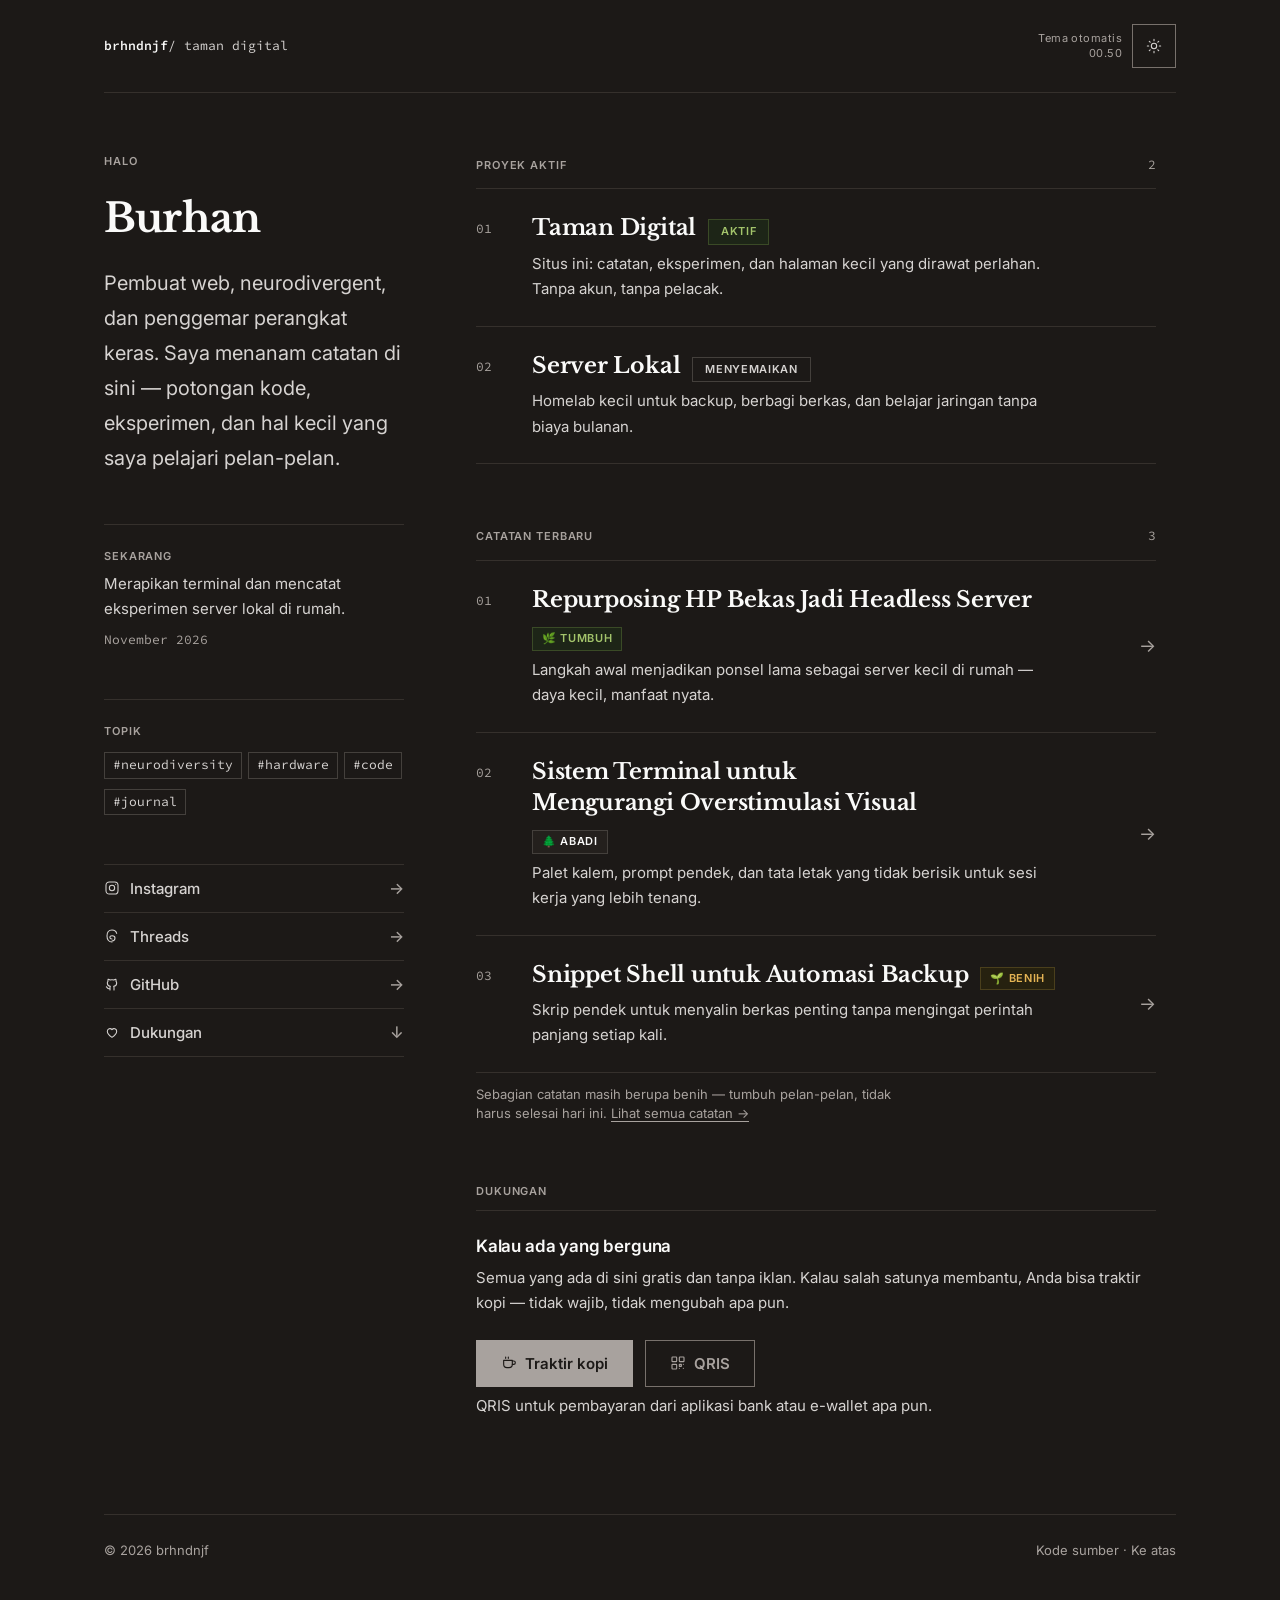
<file: index.html>
<!DOCTYPE html>
<html lang="id">
<head>
  <meta charset="UTF-8">
  <meta name="viewport" content="width=device-width, initial-scale=1, viewport-fit=cover">
  <meta name="theme-color" content="#FAFAF9" media="(prefers-color-scheme: light)">
  <meta name="theme-color" content="#1C1917" media="(prefers-color-scheme: dark)">

  <title>Burhan — brhndnjf</title>
  <meta name="description" content="Taman digital Burhan — catatan soal neurodiversity, perangkat keras, kode sederhana, dan proyek kecil yang tumbuh perlahan.">

  <meta property="og:type" content="website">
  <meta property="og:title" content="Burhan — brhndnjf">
  <meta property="og:description" content="Taman digital Burhan — catatan soal neurodiversity, perangkat keras, kode sederhana, dan proyek kecil yang tumbuh perlahan.">
  <meta property="og:url" content="https://brhndnjf.github.io/">
  <meta name="twitter:card" content="summary">
  <link rel="canonical" href="https://brhndnjf.github.io/">

  <link rel="icon" href="data:image/svg+xml,<svg xmlns='http://www.w3.org/2000/svg' viewBox='0 0 100 100'><rect width='100' height='100' rx='22' fill='%23E4572E'/><text x='50' y='68' font-size='54' font-family='system-ui' font-weight='600' fill='white' text-anchor='middle'>b</text></svg>">

  <link rel="preconnect" href="https://fonts.googleapis.com">
  <link rel="preconnect" href="https://fonts.gstatic.com" crossorigin>
  <link href="https://fonts.googleapis.com/css2?family=Libre+Baskerville:wght@400;700&family=Inter:wght@400;600&family=Source+Code+Pro:wght@400&display=swap" rel="stylesheet">

  <link rel="stylesheet" href="assets/css/tokens.css">
  <link rel="stylesheet" href="assets/css/base.css">
  <link rel="stylesheet" href="assets/css/hub.css">

  <!-- Terapkan tema sebelum halaman digambar, supaya tidak berkedip.
       Urutan: pilihan tersimpan, lalu jam setempat (malam 18.00–05.59). -->
  <script>
    (function () {
      try {
        var t = localStorage.getItem('brh.theme');
        if (t !== 'dark' && t !== 'light') {
          var h = new Date().getHours();
          t = (h >= 18 || h < 6) ? 'dark' : 'light';
        }
        if (t === 'dark') document.documentElement.setAttribute('data-theme', 'dark');
      } catch (e) {
        var hh = new Date().getHours();
        if (hh >= 18 || hh < 6) document.documentElement.setAttribute('data-theme', 'dark');
      }
    })();
  </script>
</head>
<body>
  <a class="skip" href="#utama">Lewati ke konten</a>

  <div class="wrap wrap-wide">
    <header class="top">
      <a class="top-mark" href="/"><b>brhndnjf</b> / taman digital</a>
      <div class="theme" data-theme-hint>
        <span class="theme-note">
          <span data-theme-state>Tema otomatis</span>
          <span data-theme-time></span>
          <button class="theme-auto" type="button" data-theme-auto hidden>Ikuti jam</button>
        </span>
        <button class="theme-toggle" type="button" data-theme-toggle aria-label="Ganti tema terang atau gelap" aria-pressed="false">
          <svg class="i-moon" viewBox="0 0 24 24" aria-hidden="true"><path d="M21 12.8A9 9 0 1 1 11.2 3a7 7 0 0 0 9.8 9.8Z"/></svg>
          <svg class="i-sun" viewBox="0 0 24 24" aria-hidden="true"><circle cx="12" cy="12" r="4"/><path d="M12 2v2M12 20v2M4.9 4.9l1.4 1.4M17.7 17.7l1.4 1.4M2 12h2M20 12h2M4.9 19.1l1.4-1.4M17.7 6.3l1.4-1.4"/></svg>
        </button>
      </div>
    </header>

    <div class="hub-grid">
      <aside class="hub-rail" aria-label="Identitas dan navigasi">
        <section class="intro">
          <p class="eyebrow">Halo</p>
          <h1>Burhan</h1>
          <p class="lede">
            Pembuat web, neurodivergent, dan penggemar perangkat keras. Saya
            menanam catatan di sini — potongan kode, eksperimen, dan hal kecil
            yang saya pelajari pelan-pelan.
          </p>
        </section>

        <section class="now" aria-labelledby="judul-sekarang">
          <h2 id="judul-sekarang">Sekarang</h2>
          <p>Merapikan terminal dan mencatat eksperimen server lokal di rumah.</p>
          <time datetime="2026-11">November 2026</time>
        </section>

        <section class="topics" aria-labelledby="judul-topik">
          <h2 id="judul-topik">Topik</h2>
          <ul class="topic-list">
            <li><a class="topic" href="/catatan/?tag=neurodiversity">#neurodiversity</a></li>
            <li><a class="topic" href="/catatan/?tag=hardware">#hardware</a></li>
            <li><a class="topic" href="/catatan/?tag=code">#code</a></li>
            <li><a class="topic" href="/catatan/?tag=journal">#journal</a></li>
          </ul>
        </section>

        <nav class="links" aria-label="Tautan lain">
          <a class="link" href="https://www.instagram.com/brhndnjf/" rel="me noopener">
            <svg viewBox="0 0 24 24" aria-hidden="true"><rect x="3" y="3" width="18" height="18" rx="5"/><circle cx="12" cy="12" r="4"/><circle cx="17.5" cy="6.5" r=".8" fill="currentColor" stroke="none"/></svg>
            Instagram
          </a>
          <a class="link" href="https://www.threads.com/@brhndnjf" rel="me noopener">
            <svg viewBox="0 0 24 24" aria-hidden="true"><path d="M12 21c-4.5 0-7.5-3-7.5-9s3-9 7.5-9c3.6 0 6.2 1.9 7 5"/><path d="M12 16.5c-2 0-3.2-1-3.2-2.4 0-1.5 1.4-2.4 3.4-2.4 2.6 0 4.3 1.3 4.3 3.4 0 2.4-1.9 4.4-4.5 4.4"/></svg>
            Threads
          </a>
          <a class="link" href="https://github.com/brhndnjf" rel="me noopener">
            <svg viewBox="0 0 24 24" aria-hidden="true"><path d="M9 19c-4 1.2-4-2.2-5.5-2.7M15 21v-3.4c0-1 .1-1.4-.5-2 2.3-.3 4.5-1.2 4.5-5.2a4 4 0 0 0-1.1-2.8 3.7 3.7 0 0 0-.1-2.8s-.9-.3-3 1.1a10.3 10.3 0 0 0-5.6 0C7.1 4.5 6.2 4.8 6.2 4.8a3.7 3.7 0 0 0-.1 2.8A4 4 0 0 0 5 10.4c0 4 2.2 4.9 4.5 5.2-.6.6-.6 1.2-.5 2V21"/></svg>
            GitHub
          </a>
          <a class="link" href="#dukungan">
            <svg viewBox="0 0 24 24" aria-hidden="true"><path d="M12 20s-7-4.4-7-9a4 4 0 0 1 7-2.6A4 4 0 0 1 19 11c0 4.6-7 9-7 9Z"/></svg>
            Dukungan
          </a>
        </nav>
      </aside>

      <main id="utama" class="hub-main">
        <section class="section" aria-labelledby="judul-proyek">
          <div class="section-head">
            <h2 id="judul-proyek">Proyek aktif</h2>
            <span>2</span>
          </div>

          <div class="projects">
            <div class="project">
              <span class="project-title">
                Taman Digital
                <span class="tag is-live">Aktif</span>
              </span>
              <span class="project-desc">
                Situs ini: catatan, eksperimen, dan halaman kecil yang dirawat
                perlahan. Tanpa akun, tanpa pelacak.
              </span>
            </div>

            <div class="project">
              <span class="project-title">
                Server Lokal
                <span class="tag">Menyemaikan</span>
              </span>
              <span class="project-desc">
                Homelab kecil untuk backup, berbagi berkas, dan belajar
                jaringan tanpa biaya bulanan.
              </span>
            </div>
          </div>
        </section>

        <section class="section" aria-labelledby="judul-catatan">
          <div class="section-head">
            <h2 id="judul-catatan">Catatan terbaru</h2>
            <span data-notes-count>3</span>
          </div>

          <div class="projects" data-notes-latest>
            <!-- notes:start -->
            <a class="project" href="/catatan/hp-bekas-headless-server/">
              <span class="project-title">
                Repurposing HP Bekas Jadi Headless Server
                <span class="status is-bud">🌿 Tumbuh</span>
              </span>
              <span class="project-desc">Langkah awal menjadikan ponsel lama sebagai server kecil di rumah — daya kecil, manfaat nyata.</span>
              <span class="project-go" aria-hidden="true">→</span>
            </a>
            <a class="project" href="/catatan/sistem-terminal-overstimulasi/">
              <span class="project-title">
                Sistem Terminal untuk Mengurangi Overstimulasi Visual
                <span class="status is-ever">🌲 Abadi</span>
              </span>
              <span class="project-desc">Palet kalem, prompt pendek, dan tata letak yang tidak berisik untuk sesi kerja yang lebih tenang.</span>
              <span class="project-go" aria-hidden="true">→</span>
            </a>
            <a class="project" href="/catatan/snippet-backup-shell/">
              <span class="project-title">
                Snippet Shell untuk Automasi Backup
                <span class="status is-seed">🌱 Benih</span>
              </span>
              <span class="project-desc">Skrip pendek untuk menyalin berkas penting tanpa mengingat perintah panjang setiap kali.</span>
              <span class="project-go" aria-hidden="true">→</span>
            </a>
            <!-- notes:end -->
          </div>

          <p class="note">
            Sebagian catatan masih berupa benih — tumbuh pelan-pelan, tidak
            harus selesai hari ini.
            <a href="/catatan/">Lihat semua catatan →</a>
          </p>
        </section>

        <section class="section" id="dukungan" aria-labelledby="judul-dukungan">
          <div class="section-head">
            <h2 id="judul-dukungan">Dukungan</h2>
          </div>

          <div class="support">
            <h3>Kalau ada yang berguna</h3>
            <p>
              Semua yang ada di sini gratis dan tanpa iklan. Kalau salah satunya
              membantu, Anda bisa traktir kopi — tidak wajib, tidak mengubah apa pun.
            </p>
            <div class="support-actions">
              <a class="btn" href="https://saweria.co/brhndnjf" rel="noopener">
                <svg viewBox="0 0 24 24" width="16" height="16" fill="none" stroke="currentColor" stroke-width="1.7" stroke-linecap="round" stroke-linejoin="round" aria-hidden="true"><path d="M4 8h13v6a5 5 0 0 1-5 5H9a5 5 0 0 1-5-5V8Z"/><path d="M17 9h2a2.5 2.5 0 0 1 0 5h-2"/><path d="M7 3v2M11 3v2"/></svg>
                Traktir kopi
              </a>
              <button class="btn is-quiet" type="button" data-open="qris">
                <svg viewBox="0 0 24 24" width="16" height="16" fill="none" stroke="currentColor" stroke-width="1.7" stroke-linecap="round" stroke-linejoin="round" aria-hidden="true"><rect x="3" y="3" width="7" height="7" rx="1"/><rect x="14" y="3" width="7" height="7" rx="1"/><rect x="3" y="14" width="7" height="7" rx="1"/><path d="M14 14h3v3h-3zM20 14v.01M14 20v.01M20 20v.01"/></svg>
                QRIS
              </button>
            </div>
            <p class="note" data-qris-note>
              QRIS untuk pembayaran dari aplikasi bank atau e-wallet apa pun.
            </p>
          </div>
        </section>
      </main>
    </div>

    <footer class="foot">
      <span>© <span data-year>2026</span> brhndnjf</span>
      <span>
        <a href="https://github.com/brhndnjf/brhndnjf.github.io" rel="noopener">Kode sumber</a>
        ·
        <a href="#utama">Ke atas</a>
      </span>
    </footer>
  </div>

  <dialog class="modal" id="qris" aria-labelledby="qris-judul" data-qris-src="assets/img/qris.png">
    <div class="modal-body">
      <h3 id="qris-judul">QRIS</h3>
      <p>Pindai dengan aplikasi bank atau e-wallet.</p>
      <div data-qris-slot></div>
      <p class="note" data-qris-fallback hidden>
        Gambar QRIS belum tersedia. Gunakan tautan Saweria di atas.
      </p>
      <button class="modal-close" type="button" data-close>Tutup</button>
    </div>
  </dialog>

  <script src="assets/js/theme.js" defer></script>
  <script src="assets/js/hub.js" defer></script>
</body>
</html>
</file>
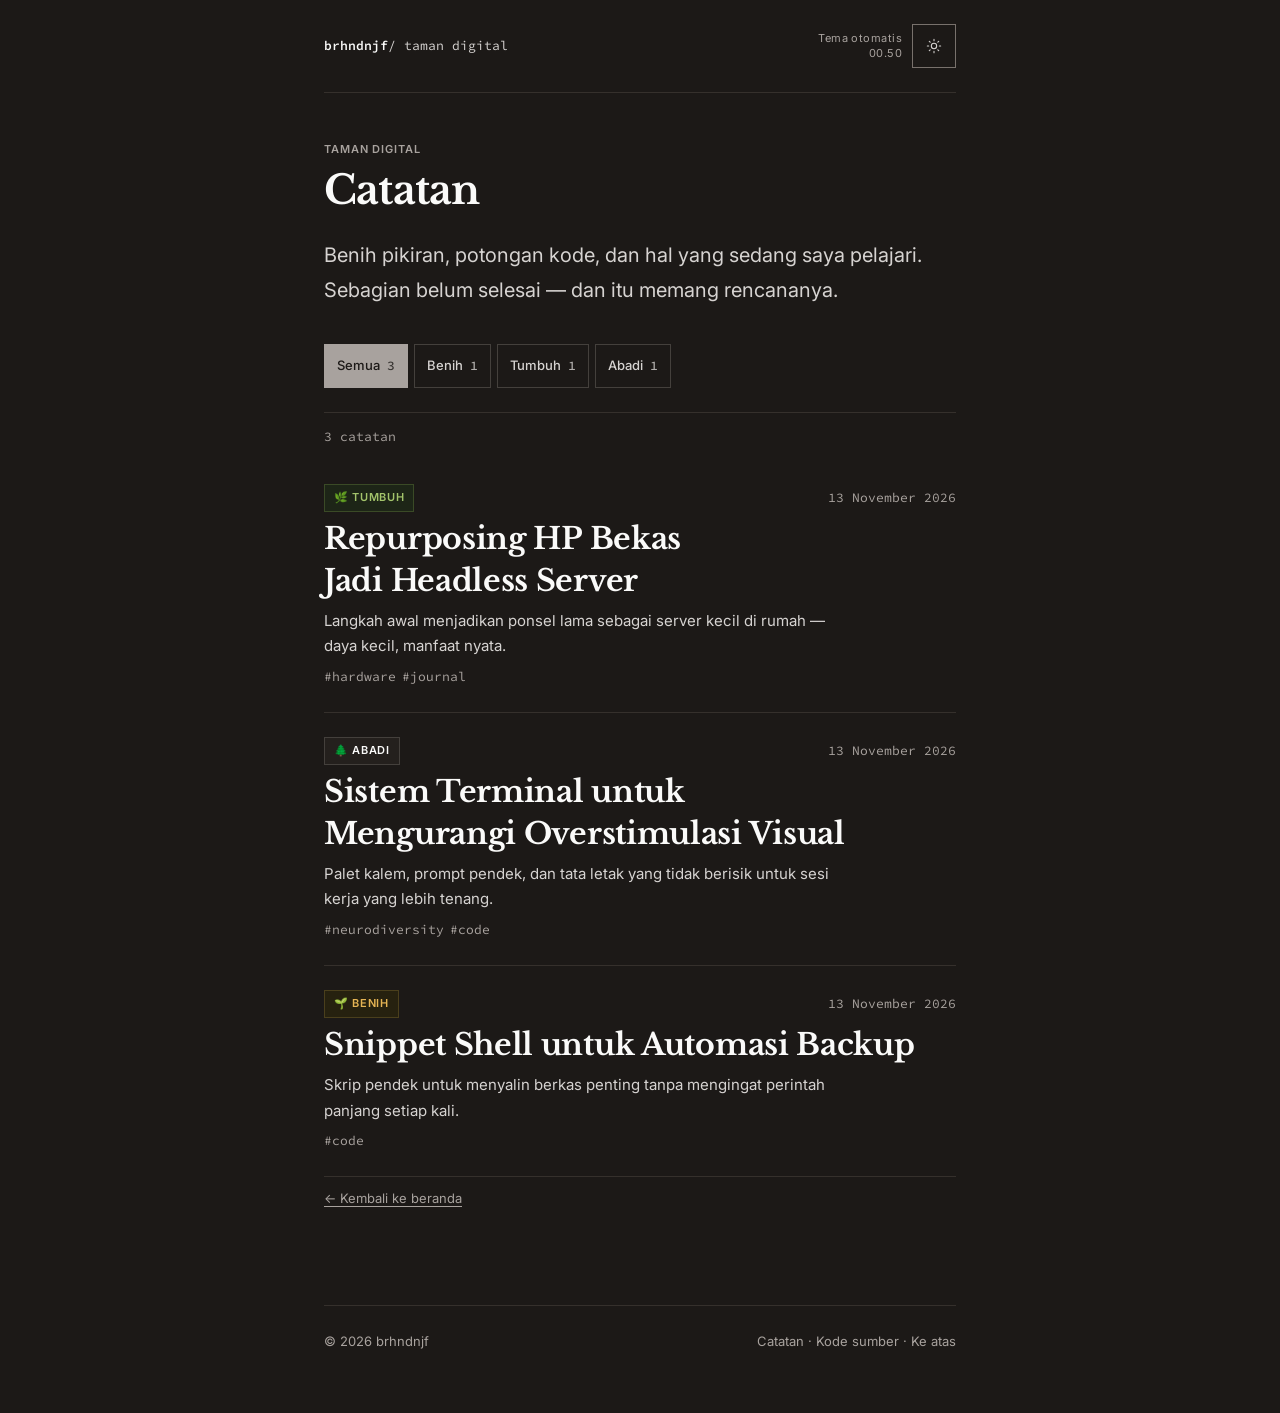
<file: catatan/index.html>
<!DOCTYPE html>
<html lang="id">
<head>
  <meta charset="UTF-8">
  <meta name="viewport" content="width=device-width, initial-scale=1, viewport-fit=cover">
  <meta name="theme-color" content="#FAFAF9" media="(prefers-color-scheme: light)">
  <meta name="theme-color" content="#1C1917" media="(prefers-color-scheme: dark)">

  <title>Catatan — brhndnjf</title>
  <meta name="description" content="Daftar catatan taman digital brhndnjf: neurodiversity, perangkat keras, kode sederhana, dan proyek kecil.">

  <meta property="og:type" content="website">
  <meta property="og:title" content="Catatan — brhndnjf">
  <meta property="og:description" content="Daftar catatan taman digital brhndnjf: neurodiversity, perangkat keras, kode sederhana, dan proyek kecil.">
  <meta property="og:url" content="https://brhndnjf.github.io/catatan/">
  <meta name="twitter:card" content="summary">
  <link rel="canonical" href="https://brhndnjf.github.io/catatan/">

  <link rel="icon" href="data:image/svg+xml,<svg xmlns='http://www.w3.org/2000/svg' viewBox='0 0 100 100'><rect width='100' height='100' rx='22' fill='%23E4572E'/><text x='50' y='68' font-size='54' font-family='system-ui' font-weight='600' fill='white' text-anchor='middle'>b</text></svg>">

  <link rel="preconnect" href="https://fonts.googleapis.com">
  <link rel="preconnect" href="https://fonts.gstatic.com" crossorigin>
  <link href="https://fonts.googleapis.com/css2?family=Libre+Baskerville:wght@400;700&family=Inter:wght@400;600&family=Source+Code+Pro:wght@400&display=swap" rel="stylesheet">

  <link rel="stylesheet" href="/assets/css/tokens.css">
  <link rel="stylesheet" href="/assets/css/base.css">
  <link rel="stylesheet" href="/assets/css/hub.css">
  <link rel="stylesheet" href="/assets/css/notes.css">

  <script>
    (function () {
      try {
        var t = localStorage.getItem('brh.theme');
        if (t !== 'dark' && t !== 'light') {
          var h = new Date().getHours();
          t = (h >= 18 || h < 6) ? 'dark' : 'light';
        }
        if (t === 'dark') document.documentElement.setAttribute('data-theme', 'dark');
      } catch (e) {
        var hh = new Date().getHours();
        if (hh >= 18 || hh < 6) document.documentElement.setAttribute('data-theme', 'dark');
      }
    })();
  </script>
</head>
<body>
  <a class="skip" href="#isi">Lewati ke konten</a>
  <div class="wrap">
    <header class="top">
      <a class="top-mark" href="/"><b>brhndnjf</b> / taman digital</a>
      <div class="theme" data-theme-hint>
        <span class="theme-note">
          <span data-theme-state>Tema otomatis</span>
          <span data-theme-time></span>
          <button class="theme-auto" type="button" data-theme-auto hidden>Ikuti jam</button>
        </span>
        <button class="theme-toggle" type="button" data-theme-toggle aria-label="Ganti tema terang atau gelap" aria-pressed="false">
          <svg class="i-moon" viewBox="0 0 24 24" aria-hidden="true"><path d="M21 12.8A9 9 0 1 1 11.2 3a7 7 0 0 0 9.8 9.8Z"/></svg>
          <svg class="i-sun" viewBox="0 0 24 24" aria-hidden="true"><circle cx="12" cy="12" r="4"/><path d="M12 2v2M12 20v2M4.9 4.9l1.4 1.4M17.7 17.7l1.4 1.4M2 12h2M20 12h2M4.9 19.1l1.4-1.4M17.7 6.3l1.4-1.4"/></svg>
        </button>
      </div>
    </header>
    <main id="isi">
      <header class="notes-head">
        <!-- generated by tools/build-notes.js — jangan sunting langsung -->
        <p class="eyebrow">Taman digital</p>
        <h1>Catatan</h1>
        <p class="lede">Benih pikiran, potongan kode, dan hal yang sedang saya pelajari. Sebagian belum selesai — dan itu memang rencananya.</p>
      </header>
      <div class="filters" role="group" aria-label="Saring berdasarkan status">
          <button class="filter" type="button" data-filter="all" aria-pressed="true">Semua <span>3</span></button>
          <button class="filter" type="button" data-filter="seedling" aria-pressed="false">Benih <span>1</span></button>
          <button class="filter" type="button" data-filter="budding" aria-pressed="false">Tumbuh <span>1</span></button>
          <button class="filter" type="button" data-filter="evergreen" aria-pressed="false">Abadi <span>1</span></button>
      </div>
      <p class="filter-note" data-tag-note hidden></p>
      <p class="filter-count" data-filter-count aria-live="polite">3 catatan</p>
      <div class="note-list">
        <a class="note-card" href="/catatan/hp-bekas-headless-server/" data-note data-status="budding" data-tags="hardware journal">
          <span class="note-card-top">
            <span class="status is-bud">🌿 Tumbuh</span>
            <span class="note-date"><time datetime="2026-11-13">13 November 2026</time></span>
          </span>
          <span class="note-card-title">Repurposing HP Bekas Jadi Headless Server</span>
          <span class="note-card-summary">Langkah awal menjadikan ponsel lama sebagai server kecil di rumah — daya kecil, manfaat nyata.</span>
          <span class="note-card-tags"><span>#hardware</span><span>#journal</span></span>
        </a>
        <a class="note-card" href="/catatan/sistem-terminal-overstimulasi/" data-note data-status="evergreen" data-tags="neurodiversity code">
          <span class="note-card-top">
            <span class="status is-ever">🌲 Abadi</span>
            <span class="note-date"><time datetime="2026-11-13">13 November 2026</time></span>
          </span>
          <span class="note-card-title">Sistem Terminal untuk Mengurangi Overstimulasi Visual</span>
          <span class="note-card-summary">Palet kalem, prompt pendek, dan tata letak yang tidak berisik untuk sesi kerja yang lebih tenang.</span>
          <span class="note-card-tags"><span>#neurodiversity</span><span>#code</span></span>
        </a>
        <a class="note-card" href="/catatan/snippet-backup-shell/" data-note data-status="seedling" data-tags="code">
          <span class="note-card-top">
            <span class="status is-seed">🌱 Benih</span>
            <span class="note-date"><time datetime="2026-11-13">13 November 2026</time></span>
          </span>
          <span class="note-card-title">Snippet Shell untuk Automasi Backup</span>
          <span class="note-card-summary">Skrip pendek untuk menyalin berkas penting tanpa mengingat perintah panjang setiap kali.</span>
          <span class="note-card-tags"><span>#code</span></span>
        </a>
      </div>
      <p class="empty" data-empty hidden>Tidak ada catatan untuk saringan ini.</p>
      <noscript><p class="note">Penyaringan status membutuhkan JavaScript. Semua catatan tetap tampil di atas.</p></noscript>
      <p class="note"><a href="/">← Kembali ke beranda</a></p>
    </main>
    <footer class="foot">
      <span>© 2026 brhndnjf</span>
      <span>
        <a href="/catatan/">Catatan</a>
        ·
        <a href="https://github.com/brhndnjf/brhndnjf.github.io" rel="noopener">Kode sumber</a>
        ·
        <a href="#isi">Ke atas</a>
      </span>
    </footer>
  </div>
  <script src="/assets/js/theme.js" defer></script>
  <script src="/assets/js/notes.js" defer></script>
</body>
</html>
</file>
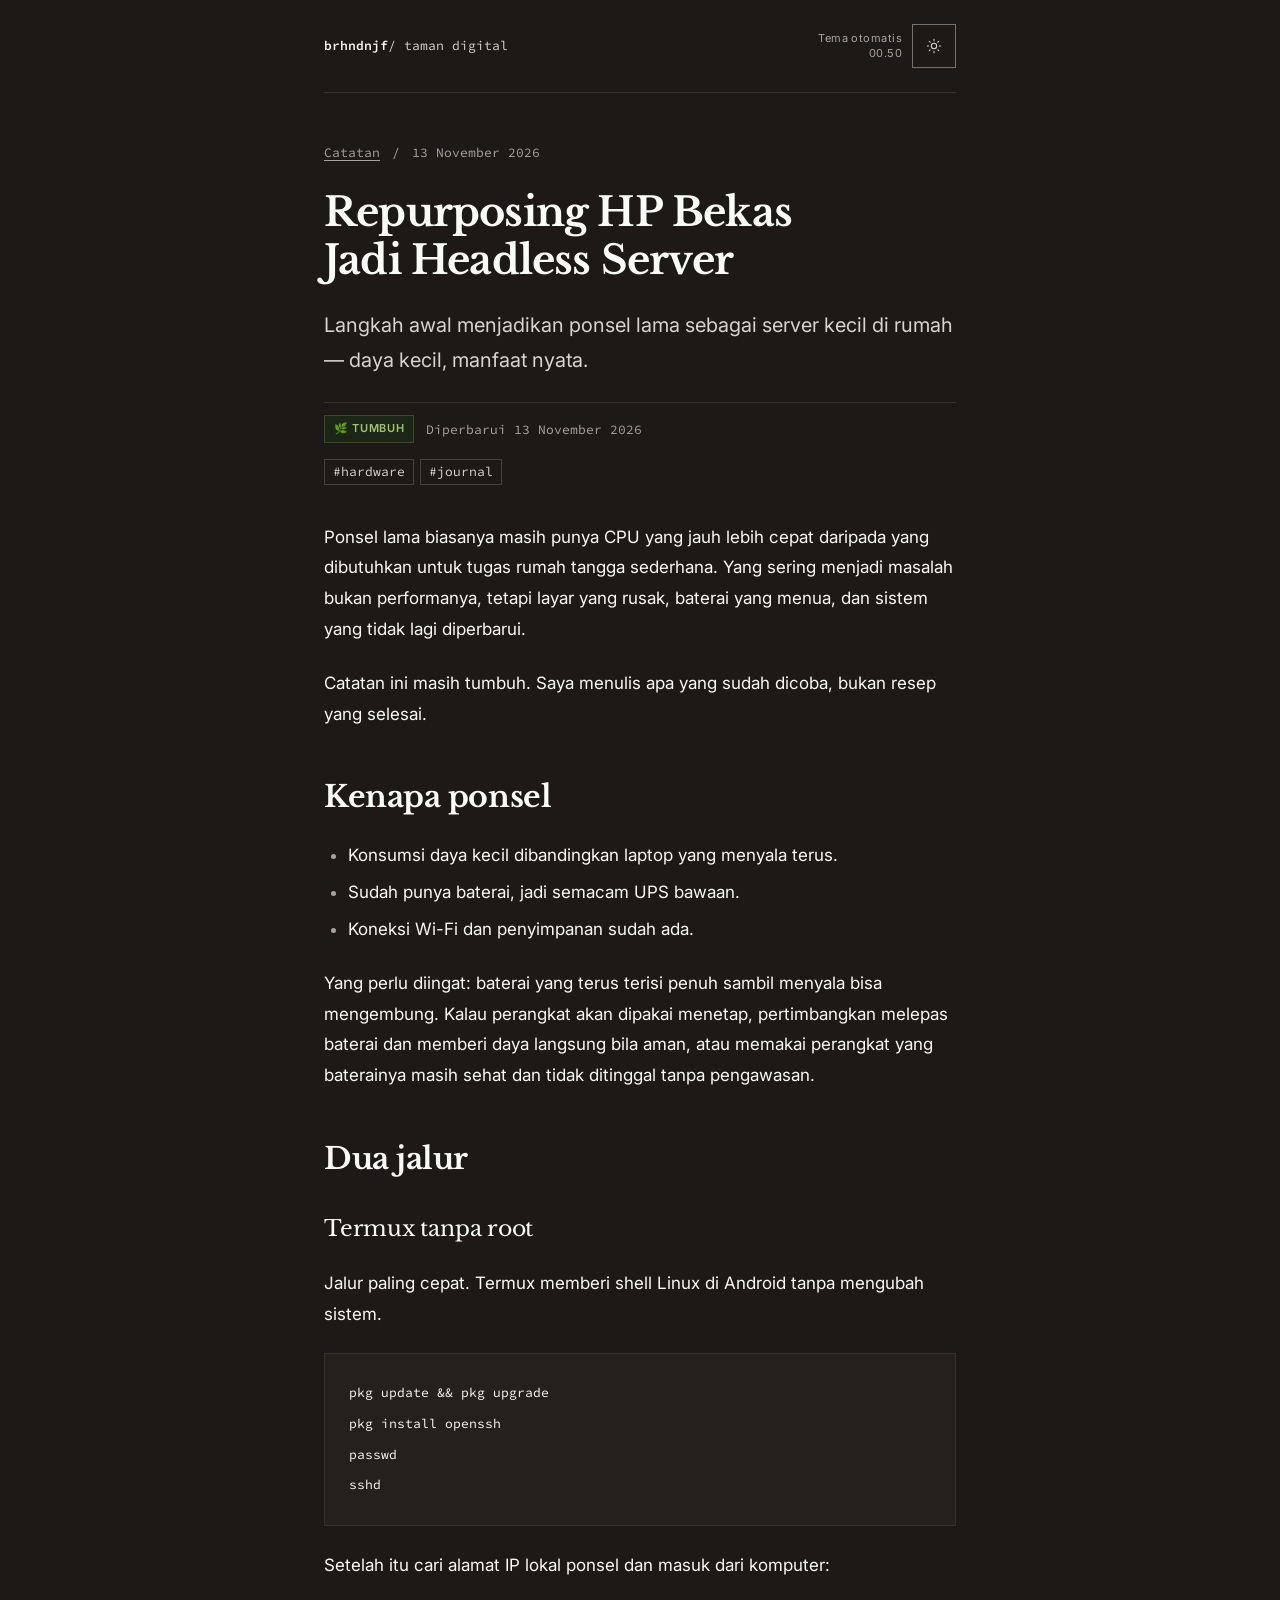
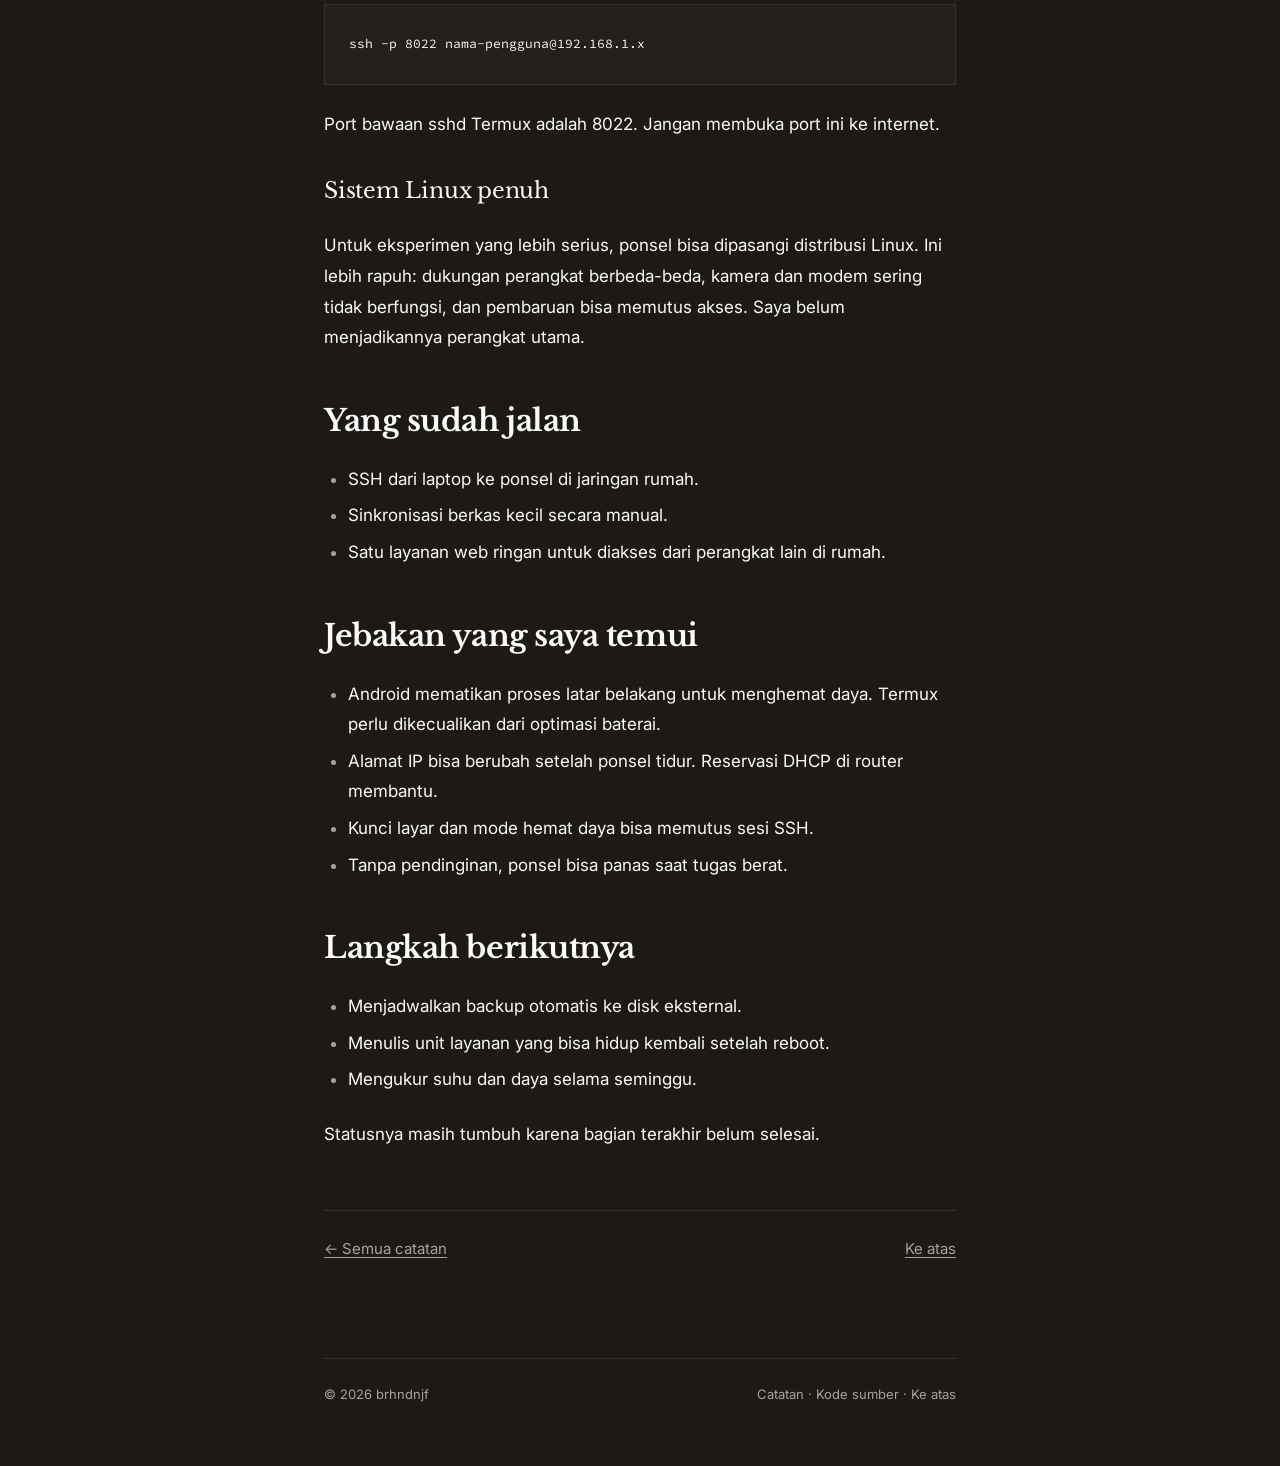
<file: catatan/hp-bekas-headless-server/index.html>
<!DOCTYPE html>
<html lang="id">
<head>
  <meta charset="UTF-8">
  <meta name="viewport" content="width=device-width, initial-scale=1, viewport-fit=cover">
  <meta name="theme-color" content="#FAFAF9" media="(prefers-color-scheme: light)">
  <meta name="theme-color" content="#1C1917" media="(prefers-color-scheme: dark)">

  <title>Repurposing HP Bekas Jadi Headless Server — brhndnjf</title>
  <meta name="description" content="Langkah awal menjadikan ponsel lama sebagai server kecil di rumah — daya kecil, manfaat nyata.">

  <meta property="og:type" content="article">
  <meta property="og:title" content="Repurposing HP Bekas Jadi Headless Server — brhndnjf">
  <meta property="og:description" content="Langkah awal menjadikan ponsel lama sebagai server kecil di rumah — daya kecil, manfaat nyata.">
  <meta property="og:url" content="https://brhndnjf.github.io/catatan/hp-bekas-headless-server/">
  <meta name="twitter:card" content="summary">
  <link rel="canonical" href="https://brhndnjf.github.io/catatan/hp-bekas-headless-server/">

  <link rel="icon" href="data:image/svg+xml,<svg xmlns='http://www.w3.org/2000/svg' viewBox='0 0 100 100'><rect width='100' height='100' rx='22' fill='%23E4572E'/><text x='50' y='68' font-size='54' font-family='system-ui' font-weight='600' fill='white' text-anchor='middle'>b</text></svg>">

  <link rel="preconnect" href="https://fonts.googleapis.com">
  <link rel="preconnect" href="https://fonts.gstatic.com" crossorigin>
  <link href="https://fonts.googleapis.com/css2?family=Libre+Baskerville:wght@400;700&family=Inter:wght@400;600&family=Source+Code+Pro:wght@400&display=swap" rel="stylesheet">

  <link rel="stylesheet" href="/assets/css/tokens.css">
  <link rel="stylesheet" href="/assets/css/base.css">
  <link rel="stylesheet" href="/assets/css/hub.css">
  <link rel="stylesheet" href="/assets/css/notes.css">

  <script>
    (function () {
      try {
        var t = localStorage.getItem('brh.theme');
        if (t !== 'dark' && t !== 'light') {
          var h = new Date().getHours();
          t = (h >= 18 || h < 6) ? 'dark' : 'light';
        }
        if (t === 'dark') document.documentElement.setAttribute('data-theme', 'dark');
      } catch (e) {
        var hh = new Date().getHours();
        if (hh >= 18 || hh < 6) document.documentElement.setAttribute('data-theme', 'dark');
      }
    })();
  </script>
</head>
<body>
  <a class="skip" href="#isi">Lewati ke konten</a>
  <div class="wrap">
    <header class="top">
      <a class="top-mark" href="/"><b>brhndnjf</b> / taman digital</a>
      <div class="theme" data-theme-hint>
        <span class="theme-note">
          <span data-theme-state>Tema otomatis</span>
          <span data-theme-time></span>
          <button class="theme-auto" type="button" data-theme-auto hidden>Ikuti jam</button>
        </span>
        <button class="theme-toggle" type="button" data-theme-toggle aria-label="Ganti tema terang atau gelap" aria-pressed="false">
          <svg class="i-moon" viewBox="0 0 24 24" aria-hidden="true"><path d="M21 12.8A9 9 0 1 1 11.2 3a7 7 0 0 0 9.8 9.8Z"/></svg>
          <svg class="i-sun" viewBox="0 0 24 24" aria-hidden="true"><circle cx="12" cy="12" r="4"/><path d="M12 2v2M12 20v2M4.9 4.9l1.4 1.4M17.7 17.7l1.4 1.4M2 12h2M20 12h2M4.9 19.1l1.4-1.4M17.7 6.3l1.4-1.4"/></svg>
        </button>
      </div>
    </header>
    <main id="isi">
      <article class="note-page">
        <!-- generated by tools/build-notes.js — jangan sunting langsung -->
        <p class="note-crumb"><a href="/catatan/">Catatan</a> <span aria-hidden="true">/</span> <time datetime="2026-11-13">13 November 2026</time></p>
        <h1>Repurposing HP Bekas Jadi Headless Server</h1>
        <p class="note-lede">Langkah awal menjadikan ponsel lama sebagai server kecil di rumah — daya kecil, manfaat nyata.</p>
        <div class="note-meta">
          <span class="status is-bud">🌿 Tumbuh</span>
          <span>Diperbarui <time datetime="2026-11-13">13 November 2026</time></span>
        </div>
        <ul class="note-tags" aria-label="Topik"><li><a href="/catatan/?tag=hardware">#hardware</a></li><li><a href="/catatan/?tag=journal">#journal</a></li></ul>
        <div class="prose">
<p>Ponsel lama biasanya masih punya CPU yang jauh lebih cepat daripada yang dibutuhkan untuk tugas rumah tangga sederhana. Yang sering menjadi masalah bukan performanya, tetapi layar yang rusak, baterai yang menua, dan sistem yang tidak lagi diperbarui.</p>
<p>Catatan ini masih tumbuh. Saya menulis apa yang sudah dicoba, bukan resep yang selesai.</p>
<h2 id="kenapa-ponsel">Kenapa ponsel</h2>
<ul><li>Konsumsi daya kecil dibandingkan laptop yang menyala terus.</li><li>Sudah punya baterai, jadi semacam UPS bawaan.</li><li>Koneksi Wi-Fi dan penyimpanan sudah ada.</li></ul>
<p>Yang perlu diingat: baterai yang terus terisi penuh sambil menyala bisa mengembung. Kalau perangkat akan dipakai menetap, pertimbangkan melepas baterai dan memberi daya langsung bila aman, atau memakai perangkat yang baterainya masih sehat dan tidak ditinggal tanpa pengawasan.</p>
<h2 id="dua-jalur">Dua jalur</h2>
<h3 id="termux-tanpa-root">Termux tanpa root</h3>
<p>Jalur paling cepat. Termux memberi shell Linux di Android tanpa mengubah sistem.</p>
<pre><code class="language-bash">pkg update &amp;&amp; pkg upgrade
pkg install openssh
passwd
sshd</code></pre>
<p>Setelah itu cari alamat IP lokal ponsel dan masuk dari komputer:</p>
<pre><code class="language-bash">ssh -p 8022 nama-pengguna@192.168.1.x</code></pre>
<p>Port bawaan sshd Termux adalah 8022. Jangan membuka port ini ke internet.</p>
<h3 id="sistem-linux-penuh">Sistem Linux penuh</h3>
<p>Untuk eksperimen yang lebih serius, ponsel bisa dipasangi distribusi Linux. Ini lebih rapuh: dukungan perangkat berbeda-beda, kamera dan modem sering tidak berfungsi, dan pembaruan bisa memutus akses. Saya belum menjadikannya perangkat utama.</p>
<h2 id="yang-sudah-jalan">Yang sudah jalan</h2>
<ul><li>SSH dari laptop ke ponsel di jaringan rumah.</li><li>Sinkronisasi berkas kecil secara manual.</li><li>Satu layanan web ringan untuk diakses dari perangkat lain di rumah.</li></ul>
<h2 id="jebakan-yang-saya-temui">Jebakan yang saya temui</h2>
<ul><li>Android mematikan proses latar belakang untuk menghemat daya. Termux perlu dikecualikan dari optimasi baterai.</li><li>Alamat IP bisa berubah setelah ponsel tidur. Reservasi DHCP di router membantu.</li><li>Kunci layar dan mode hemat daya bisa memutus sesi SSH.</li><li>Tanpa pendinginan, ponsel bisa panas saat tugas berat.</li></ul>
<h2 id="langkah-berikutnya">Langkah berikutnya</h2>
<ul><li>Menjadwalkan backup otomatis ke disk eksternal.</li><li>Menulis unit layanan yang bisa hidup kembali setelah reboot.</li><li>Mengukur suhu dan daya selama seminggu.</li></ul>
<p>Statusnya masih tumbuh karena bagian terakhir belum selesai.</p>
        </div>
        <footer class="note-foot">
          <a href="/catatan/">← Semua catatan</a>
          <a href="#isi">Ke atas</a>
        </footer>
      </article>
    </main>
    <footer class="foot">
      <span>© 2026 brhndnjf</span>
      <span>
        <a href="/catatan/">Catatan</a>
        ·
        <a href="https://github.com/brhndnjf/brhndnjf.github.io" rel="noopener">Kode sumber</a>
        ·
        <a href="#isi">Ke atas</a>
      </span>
    </footer>
  </div>
  <script src="/assets/js/theme.js" defer></script>

</body>
</html>
</file>
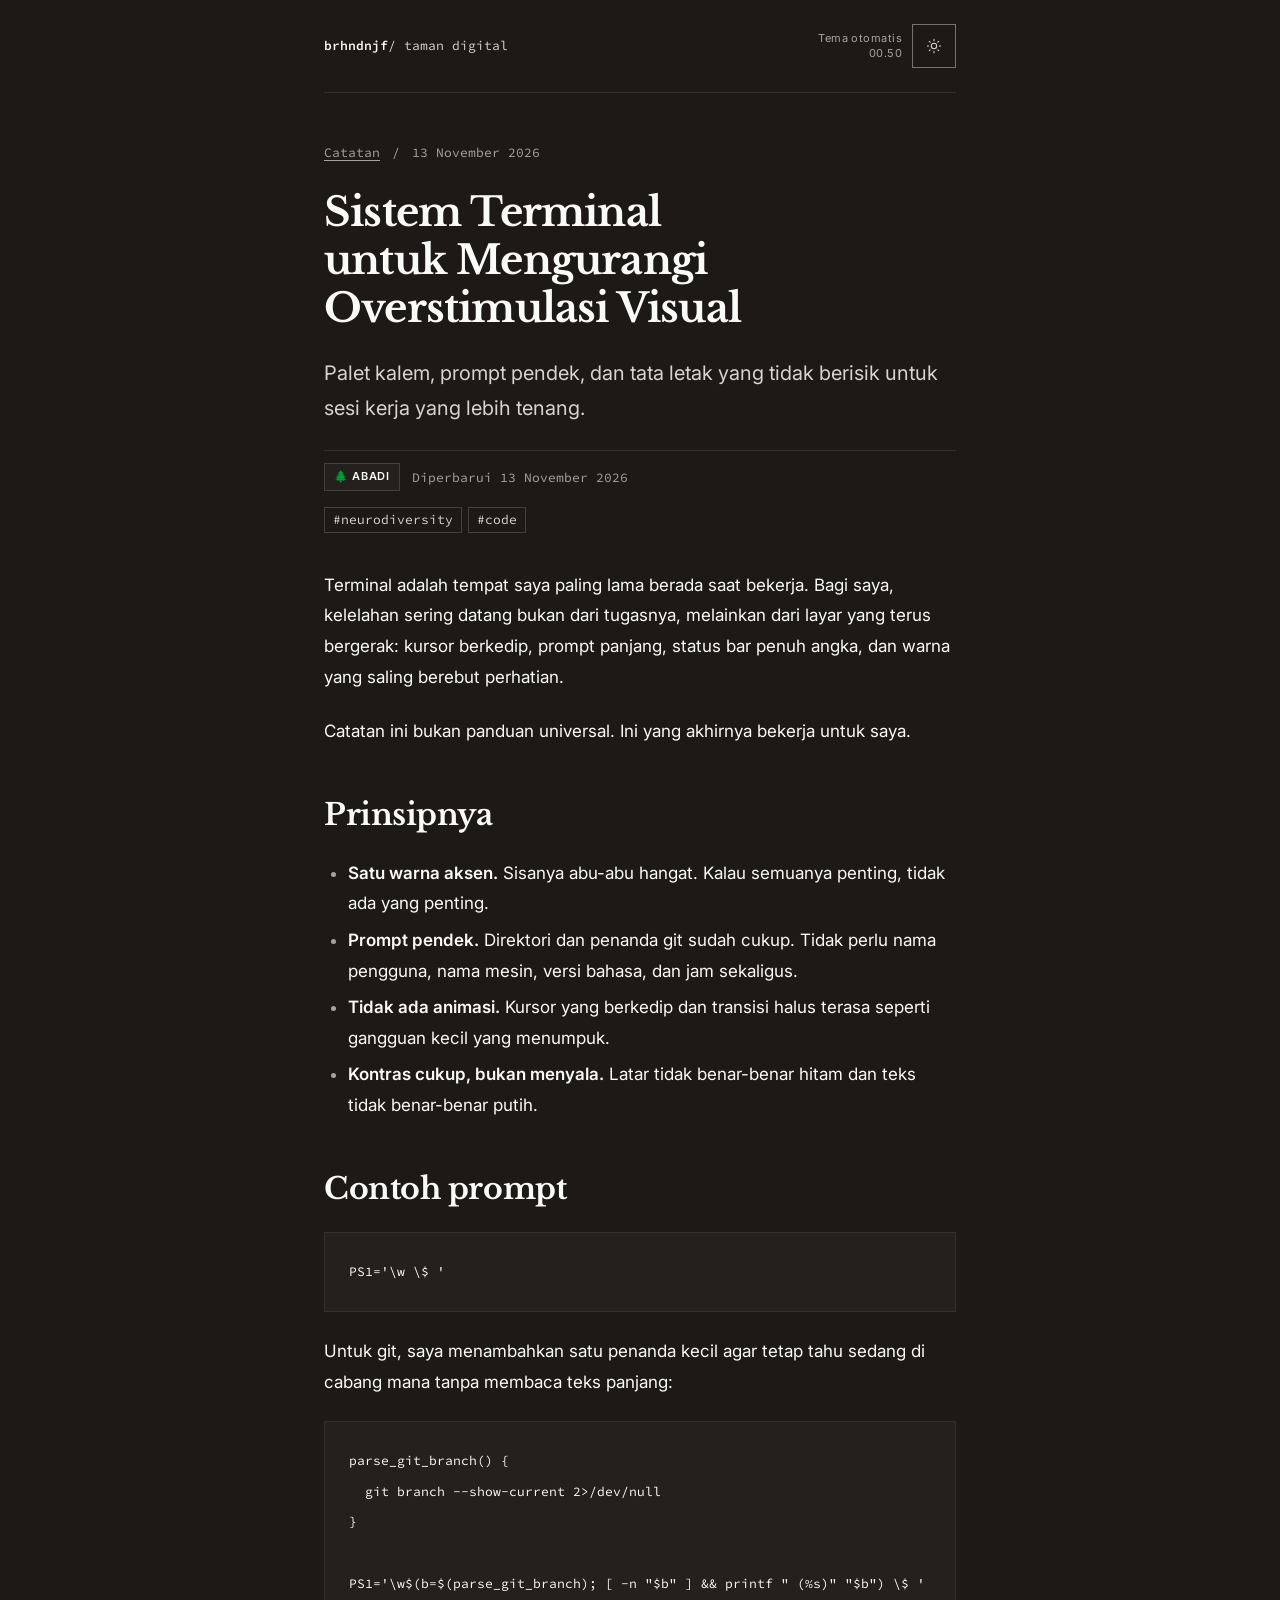
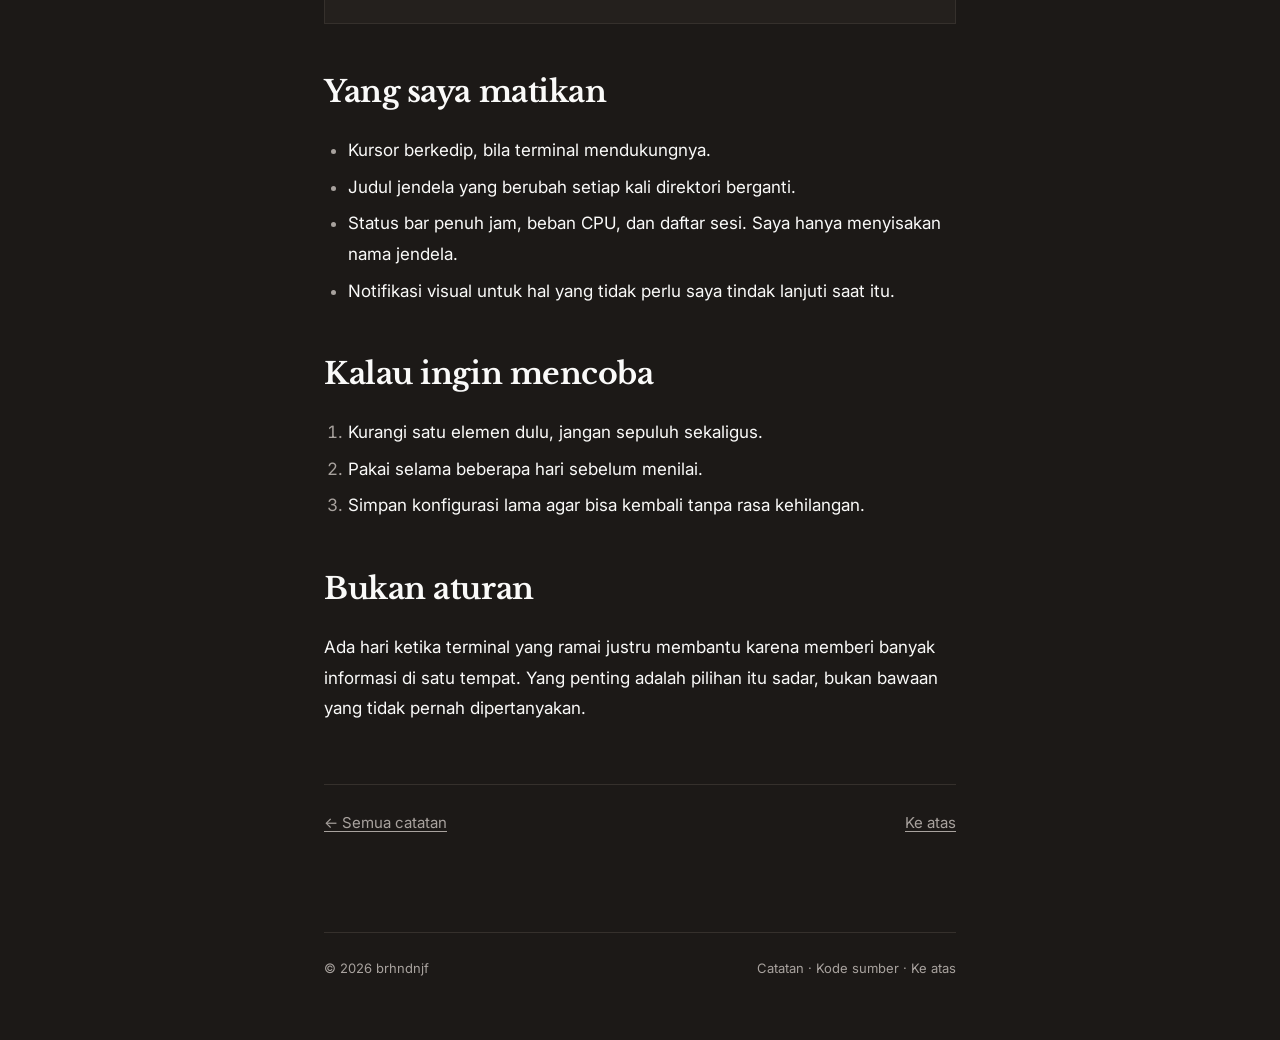
<file: catatan/sistem-terminal-overstimulasi/index.html>
<!DOCTYPE html>
<html lang="id">
<head>
  <meta charset="UTF-8">
  <meta name="viewport" content="width=device-width, initial-scale=1, viewport-fit=cover">
  <meta name="theme-color" content="#FAFAF9" media="(prefers-color-scheme: light)">
  <meta name="theme-color" content="#1C1917" media="(prefers-color-scheme: dark)">

  <title>Sistem Terminal untuk Mengurangi Overstimulasi Visual — brhndnjf</title>
  <meta name="description" content="Palet kalem, prompt pendek, dan tata letak yang tidak berisik untuk sesi kerja yang lebih tenang.">

  <meta property="og:type" content="article">
  <meta property="og:title" content="Sistem Terminal untuk Mengurangi Overstimulasi Visual — brhndnjf">
  <meta property="og:description" content="Palet kalem, prompt pendek, dan tata letak yang tidak berisik untuk sesi kerja yang lebih tenang.">
  <meta property="og:url" content="https://brhndnjf.github.io/catatan/sistem-terminal-overstimulasi/">
  <meta name="twitter:card" content="summary">
  <link rel="canonical" href="https://brhndnjf.github.io/catatan/sistem-terminal-overstimulasi/">

  <link rel="icon" href="data:image/svg+xml,<svg xmlns='http://www.w3.org/2000/svg' viewBox='0 0 100 100'><rect width='100' height='100' rx='22' fill='%23E4572E'/><text x='50' y='68' font-size='54' font-family='system-ui' font-weight='600' fill='white' text-anchor='middle'>b</text></svg>">

  <link rel="preconnect" href="https://fonts.googleapis.com">
  <link rel="preconnect" href="https://fonts.gstatic.com" crossorigin>
  <link href="https://fonts.googleapis.com/css2?family=Libre+Baskerville:wght@400;700&family=Inter:wght@400;600&family=Source+Code+Pro:wght@400&display=swap" rel="stylesheet">

  <link rel="stylesheet" href="/assets/css/tokens.css">
  <link rel="stylesheet" href="/assets/css/base.css">
  <link rel="stylesheet" href="/assets/css/hub.css">
  <link rel="stylesheet" href="/assets/css/notes.css">

  <script>
    (function () {
      try {
        var t = localStorage.getItem('brh.theme');
        if (t !== 'dark' && t !== 'light') {
          var h = new Date().getHours();
          t = (h >= 18 || h < 6) ? 'dark' : 'light';
        }
        if (t === 'dark') document.documentElement.setAttribute('data-theme', 'dark');
      } catch (e) {
        var hh = new Date().getHours();
        if (hh >= 18 || hh < 6) document.documentElement.setAttribute('data-theme', 'dark');
      }
    })();
  </script>
</head>
<body>
  <a class="skip" href="#isi">Lewati ke konten</a>
  <div class="wrap">
    <header class="top">
      <a class="top-mark" href="/"><b>brhndnjf</b> / taman digital</a>
      <div class="theme" data-theme-hint>
        <span class="theme-note">
          <span data-theme-state>Tema otomatis</span>
          <span data-theme-time></span>
          <button class="theme-auto" type="button" data-theme-auto hidden>Ikuti jam</button>
        </span>
        <button class="theme-toggle" type="button" data-theme-toggle aria-label="Ganti tema terang atau gelap" aria-pressed="false">
          <svg class="i-moon" viewBox="0 0 24 24" aria-hidden="true"><path d="M21 12.8A9 9 0 1 1 11.2 3a7 7 0 0 0 9.8 9.8Z"/></svg>
          <svg class="i-sun" viewBox="0 0 24 24" aria-hidden="true"><circle cx="12" cy="12" r="4"/><path d="M12 2v2M12 20v2M4.9 4.9l1.4 1.4M17.7 17.7l1.4 1.4M2 12h2M20 12h2M4.9 19.1l1.4-1.4M17.7 6.3l1.4-1.4"/></svg>
        </button>
      </div>
    </header>
    <main id="isi">
      <article class="note-page">
        <!-- generated by tools/build-notes.js — jangan sunting langsung -->
        <p class="note-crumb"><a href="/catatan/">Catatan</a> <span aria-hidden="true">/</span> <time datetime="2026-11-13">13 November 2026</time></p>
        <h1>Sistem Terminal untuk Mengurangi Overstimulasi Visual</h1>
        <p class="note-lede">Palet kalem, prompt pendek, dan tata letak yang tidak berisik untuk sesi kerja yang lebih tenang.</p>
        <div class="note-meta">
          <span class="status is-ever">🌲 Abadi</span>
          <span>Diperbarui <time datetime="2026-11-13">13 November 2026</time></span>
        </div>
        <ul class="note-tags" aria-label="Topik"><li><a href="/catatan/?tag=neurodiversity">#neurodiversity</a></li><li><a href="/catatan/?tag=code">#code</a></li></ul>
        <div class="prose">
<p>Terminal adalah tempat saya paling lama berada saat bekerja. Bagi saya, kelelahan sering datang bukan dari tugasnya, melainkan dari layar yang terus bergerak: kursor berkedip, prompt panjang, status bar penuh angka, dan warna yang saling berebut perhatian.</p>
<p>Catatan ini bukan panduan universal. Ini yang akhirnya bekerja untuk saya.</p>
<h2 id="prinsipnya">Prinsipnya</h2>
<ul><li><strong>Satu warna aksen.</strong> Sisanya abu-abu hangat. Kalau semuanya penting, tidak ada yang penting.</li><li><strong>Prompt pendek.</strong> Direktori dan penanda git sudah cukup. Tidak perlu nama pengguna, nama mesin, versi bahasa, dan jam sekaligus.</li><li><strong>Tidak ada animasi.</strong> Kursor yang berkedip dan transisi halus terasa seperti gangguan kecil yang menumpuk.</li><li><strong>Kontras cukup, bukan menyala.</strong> Latar tidak benar-benar hitam dan teks tidak benar-benar putih.</li></ul>
<h2 id="contoh-prompt">Contoh prompt</h2>
<pre><code class="language-bash">PS1=&#39;\w \$ &#39;</code></pre>
<p>Untuk git, saya menambahkan satu penanda kecil agar tetap tahu sedang di cabang mana tanpa membaca teks panjang:</p>
<pre><code class="language-bash">parse_git_branch() {
  git branch --show-current 2&gt;/dev/null
}

PS1=&#39;\w$(b=$(parse_git_branch); [ -n &quot;$b&quot; ] &amp;&amp; printf &quot; (%s)&quot; &quot;$b&quot;) \$ &#39;</code></pre>
<h2 id="yang-saya-matikan">Yang saya matikan</h2>
<ul><li>Kursor berkedip, bila terminal mendukungnya.</li><li>Judul jendela yang berubah setiap kali direktori berganti.</li><li>Status bar penuh jam, beban CPU, dan daftar sesi. Saya hanya menyisakan nama jendela.</li><li>Notifikasi visual untuk hal yang tidak perlu saya tindak lanjuti saat itu.</li></ul>
<h2 id="kalau-ingin-mencoba">Kalau ingin mencoba</h2>
<ol><li>Kurangi satu elemen dulu, jangan sepuluh sekaligus.</li><li>Pakai selama beberapa hari sebelum menilai.</li><li>Simpan konfigurasi lama agar bisa kembali tanpa rasa kehilangan.</li></ol>
<h2 id="bukan-aturan">Bukan aturan</h2>
<p>Ada hari ketika terminal yang ramai justru membantu karena memberi banyak informasi di satu tempat. Yang penting adalah pilihan itu sadar, bukan bawaan yang tidak pernah dipertanyakan.</p>
        </div>
        <footer class="note-foot">
          <a href="/catatan/">← Semua catatan</a>
          <a href="#isi">Ke atas</a>
        </footer>
      </article>
    </main>
    <footer class="foot">
      <span>© 2026 brhndnjf</span>
      <span>
        <a href="/catatan/">Catatan</a>
        ·
        <a href="https://github.com/brhndnjf/brhndnjf.github.io" rel="noopener">Kode sumber</a>
        ·
        <a href="#isi">Ke atas</a>
      </span>
    </footer>
  </div>
  <script src="/assets/js/theme.js" defer></script>

</body>
</html>
</file>
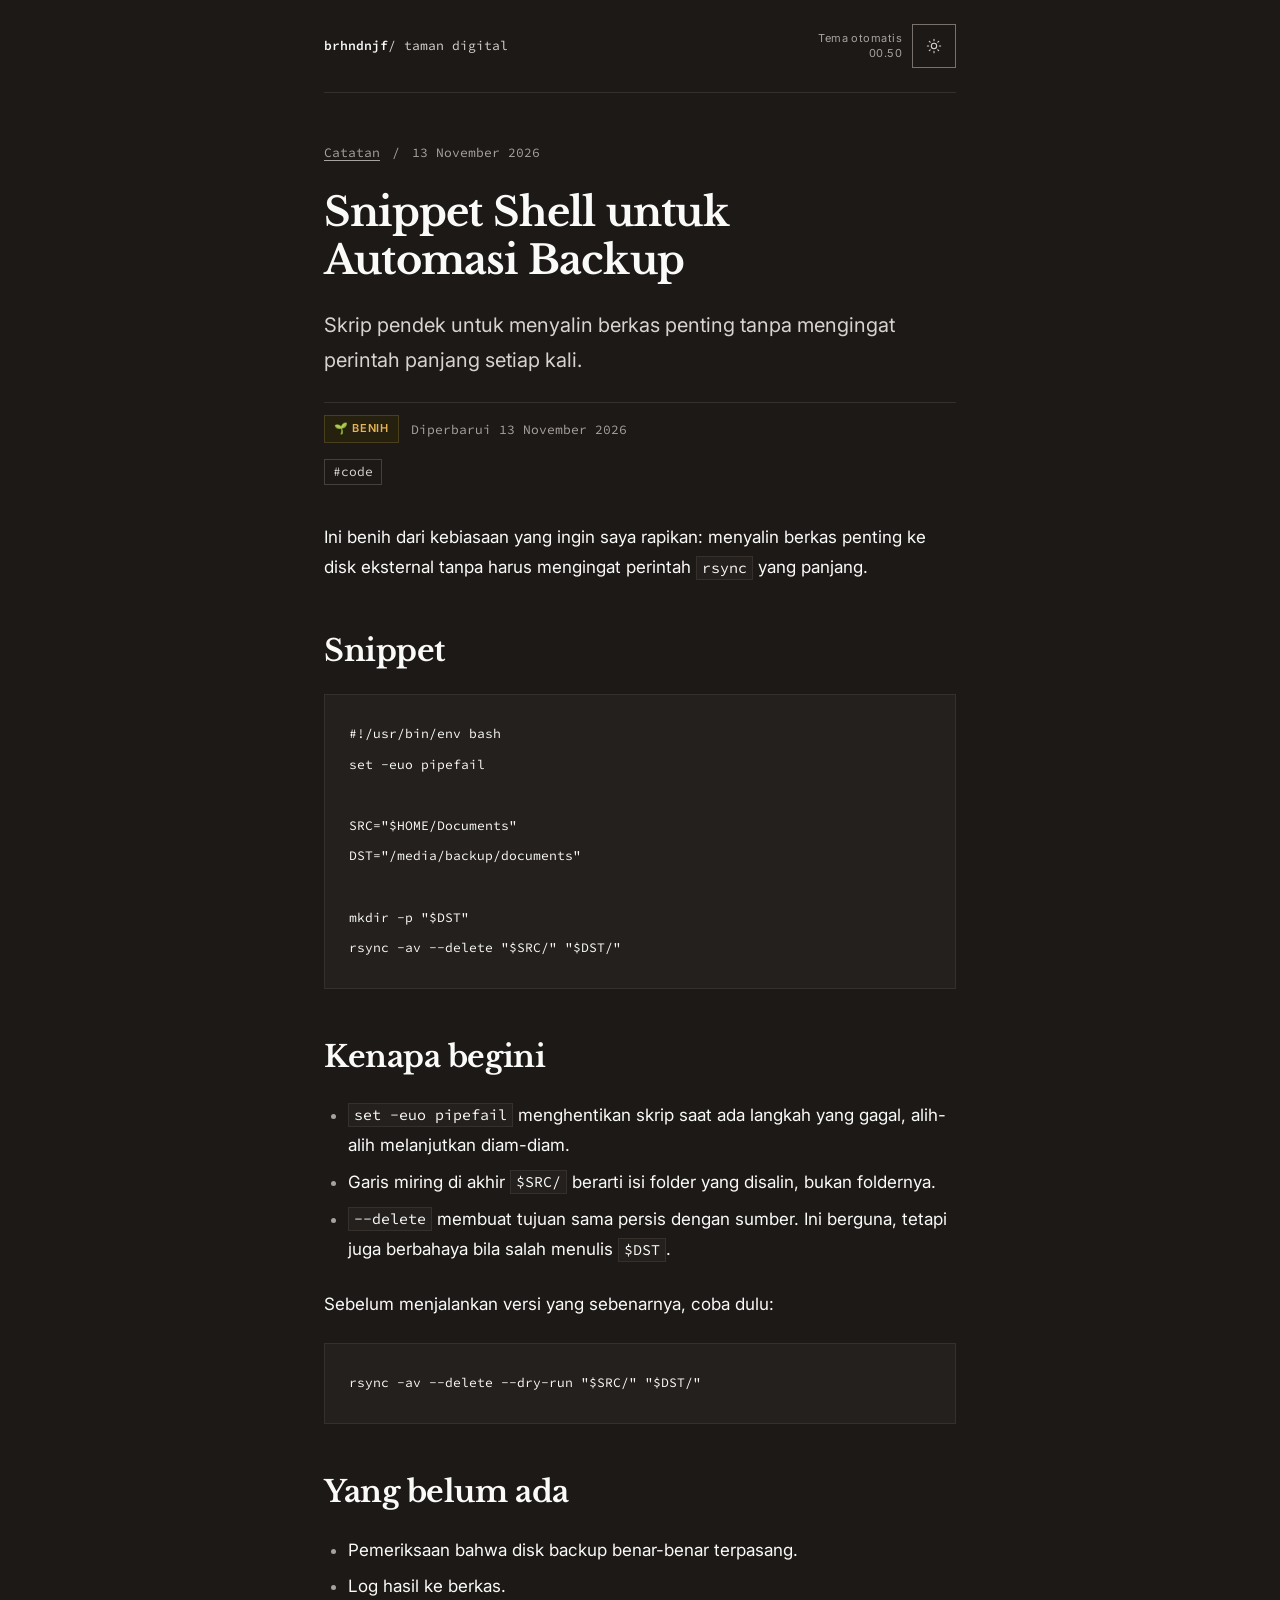
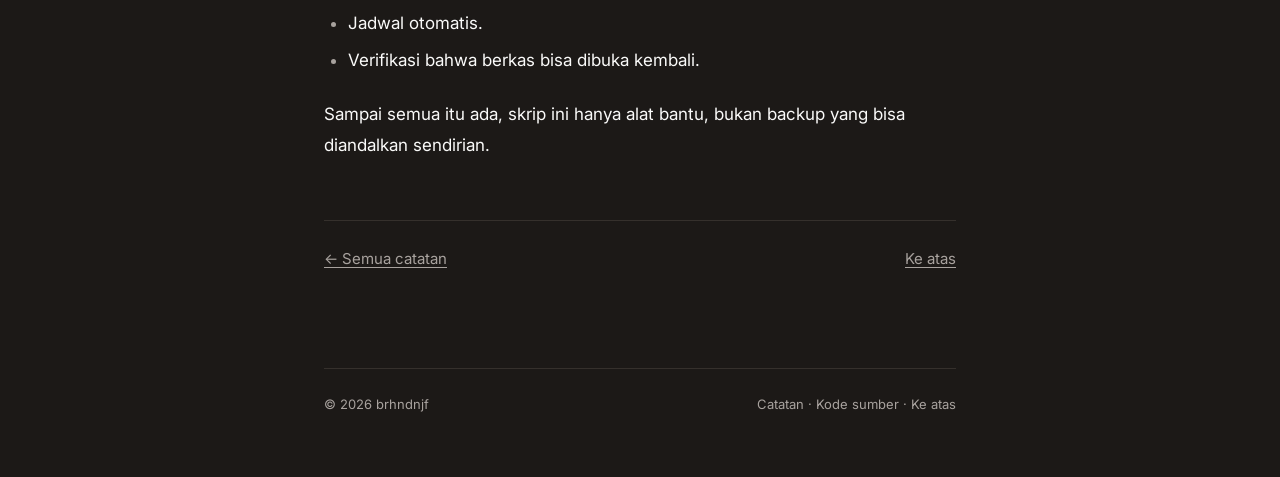
<file: catatan/snippet-backup-shell/index.html>
<!DOCTYPE html>
<html lang="id">
<head>
  <meta charset="UTF-8">
  <meta name="viewport" content="width=device-width, initial-scale=1, viewport-fit=cover">
  <meta name="theme-color" content="#FAFAF9" media="(prefers-color-scheme: light)">
  <meta name="theme-color" content="#1C1917" media="(prefers-color-scheme: dark)">

  <title>Snippet Shell untuk Automasi Backup — brhndnjf</title>
  <meta name="description" content="Skrip pendek untuk menyalin berkas penting tanpa mengingat perintah panjang setiap kali.">

  <meta property="og:type" content="article">
  <meta property="og:title" content="Snippet Shell untuk Automasi Backup — brhndnjf">
  <meta property="og:description" content="Skrip pendek untuk menyalin berkas penting tanpa mengingat perintah panjang setiap kali.">
  <meta property="og:url" content="https://brhndnjf.github.io/catatan/snippet-backup-shell/">
  <meta name="twitter:card" content="summary">
  <link rel="canonical" href="https://brhndnjf.github.io/catatan/snippet-backup-shell/">

  <link rel="icon" href="data:image/svg+xml,<svg xmlns='http://www.w3.org/2000/svg' viewBox='0 0 100 100'><rect width='100' height='100' rx='22' fill='%23E4572E'/><text x='50' y='68' font-size='54' font-family='system-ui' font-weight='600' fill='white' text-anchor='middle'>b</text></svg>">

  <link rel="preconnect" href="https://fonts.googleapis.com">
  <link rel="preconnect" href="https://fonts.gstatic.com" crossorigin>
  <link href="https://fonts.googleapis.com/css2?family=Libre+Baskerville:wght@400;700&family=Inter:wght@400;600&family=Source+Code+Pro:wght@400&display=swap" rel="stylesheet">

  <link rel="stylesheet" href="/assets/css/tokens.css">
  <link rel="stylesheet" href="/assets/css/base.css">
  <link rel="stylesheet" href="/assets/css/hub.css">
  <link rel="stylesheet" href="/assets/css/notes.css">

  <script>
    (function () {
      try {
        var t = localStorage.getItem('brh.theme');
        if (t !== 'dark' && t !== 'light') {
          var h = new Date().getHours();
          t = (h >= 18 || h < 6) ? 'dark' : 'light';
        }
        if (t === 'dark') document.documentElement.setAttribute('data-theme', 'dark');
      } catch (e) {
        var hh = new Date().getHours();
        if (hh >= 18 || hh < 6) document.documentElement.setAttribute('data-theme', 'dark');
      }
    })();
  </script>
</head>
<body>
  <a class="skip" href="#isi">Lewati ke konten</a>
  <div class="wrap">
    <header class="top">
      <a class="top-mark" href="/"><b>brhndnjf</b> / taman digital</a>
      <div class="theme" data-theme-hint>
        <span class="theme-note">
          <span data-theme-state>Tema otomatis</span>
          <span data-theme-time></span>
          <button class="theme-auto" type="button" data-theme-auto hidden>Ikuti jam</button>
        </span>
        <button class="theme-toggle" type="button" data-theme-toggle aria-label="Ganti tema terang atau gelap" aria-pressed="false">
          <svg class="i-moon" viewBox="0 0 24 24" aria-hidden="true"><path d="M21 12.8A9 9 0 1 1 11.2 3a7 7 0 0 0 9.8 9.8Z"/></svg>
          <svg class="i-sun" viewBox="0 0 24 24" aria-hidden="true"><circle cx="12" cy="12" r="4"/><path d="M12 2v2M12 20v2M4.9 4.9l1.4 1.4M17.7 17.7l1.4 1.4M2 12h2M20 12h2M4.9 19.1l1.4-1.4M17.7 6.3l1.4-1.4"/></svg>
        </button>
      </div>
    </header>
    <main id="isi">
      <article class="note-page">
        <!-- generated by tools/build-notes.js — jangan sunting langsung -->
        <p class="note-crumb"><a href="/catatan/">Catatan</a> <span aria-hidden="true">/</span> <time datetime="2026-11-13">13 November 2026</time></p>
        <h1>Snippet Shell untuk Automasi Backup</h1>
        <p class="note-lede">Skrip pendek untuk menyalin berkas penting tanpa mengingat perintah panjang setiap kali.</p>
        <div class="note-meta">
          <span class="status is-seed">🌱 Benih</span>
          <span>Diperbarui <time datetime="2026-11-13">13 November 2026</time></span>
        </div>
        <ul class="note-tags" aria-label="Topik"><li><a href="/catatan/?tag=code">#code</a></li></ul>
        <div class="prose">
<p>Ini benih dari kebiasaan yang ingin saya rapikan: menyalin berkas penting ke disk eksternal tanpa harus mengingat perintah <code>rsync</code> yang panjang.</p>
<h2 id="snippet">Snippet</h2>
<pre><code class="language-bash">#!/usr/bin/env bash
set -euo pipefail

SRC=&quot;$HOME/Documents&quot;
DST=&quot;/media/backup/documents&quot;

mkdir -p &quot;$DST&quot;
rsync -av --delete &quot;$SRC/&quot; &quot;$DST/&quot;</code></pre>
<h2 id="kenapa-begini">Kenapa begini</h2>
<ul><li><code>set -euo pipefail</code> menghentikan skrip saat ada langkah yang gagal, alih-alih melanjutkan diam-diam.</li><li>Garis miring di akhir <code>$SRC/</code> berarti isi folder yang disalin, bukan foldernya.</li><li><code>--delete</code> membuat tujuan sama persis dengan sumber. Ini berguna, tetapi juga berbahaya bila salah menulis <code>$DST</code>.</li></ul>
<p>Sebelum menjalankan versi yang sebenarnya, coba dulu:</p>
<pre><code class="language-bash">rsync -av --delete --dry-run &quot;$SRC/&quot; &quot;$DST/&quot;</code></pre>
<h2 id="yang-belum-ada">Yang belum ada</h2>
<ul><li>Pemeriksaan bahwa disk backup benar-benar terpasang.</li><li>Log hasil ke berkas.</li><li>Jadwal otomatis.</li><li>Verifikasi bahwa berkas bisa dibuka kembali.</li></ul>
<p>Sampai semua itu ada, skrip ini hanya alat bantu, bukan backup yang bisa diandalkan sendirian.</p>
        </div>
        <footer class="note-foot">
          <a href="/catatan/">← Semua catatan</a>
          <a href="#isi">Ke atas</a>
        </footer>
      </article>
    </main>
    <footer class="foot">
      <span>© 2026 brhndnjf</span>
      <span>
        <a href="/catatan/">Catatan</a>
        ·
        <a href="https://github.com/brhndnjf/brhndnjf.github.io" rel="noopener">Kode sumber</a>
        ·
        <a href="#isi">Ke atas</a>
      </span>
    </footer>
  </div>
  <script src="/assets/js/theme.js" defer></script>

</body>
</html>
</file>
<file: assets/css/tokens.css>
/* ============================================================
   tokens.css — ThoughtStream
   Sumber tunggal warna, tipografi, jarak, dan bentuk.
   Acuan: DESIGN.md. Jangan menulis nilai mentah di berkas lain.

   Tiga penyimpangan yang disengaja dari DESIGN.md, semuanya
   ditandai di bawah: (1) mode gelap, (2) ukuran tipe responsif
   memakai clamp agar 40px tidak meluber di layar 360px,
   (3) token teks/border tambahan agar kontras memenuhi WCAG AA
   tanpa mengubah sage sebagai aksen dekoratif.
   ============================================================ */

:root {
  /* ---- Brand Palette ---- */
  --stone: #78716C;        /* Primary — jangkar UI, tautan, ikon */
  --sage: #A8A29E;         /* Secondary — aksen pendukung, pemisah */
  --ink: #1C1917;          /* Tertiary — Warm Black, judul kuat */
  --stone-hover: #57534E;
  --stone-active: #44403C;

  /* ---- Surface Palette ---- */
  --paper: #FAFAF9;        /* latar halaman */
  --surface: #F5F5F4;      /* latar kartu & bagian */
  --raised: #EFEDEB;       /* hover, blok catatan */

  /* ---- Content Palette ---- */
  --ink-2: #57534E;        /* isi sekunder, metadata */
  --ink-3: #A8A29E;        /* aksen dekoratif, bukan untuk teks */
  --ink-3-text: #6B6560;   /* teks tersier AA — 5,50:1 di paper */

  /* ---- Border Palette ---- */
  --line: #E7E5E4;         /* hairline pemisah */
  --line-2: #D6D3D1;       /* pemisah non-interaktif */
  --line-control: #8A8580; /* batas kontrol — 3,50:1 di paper */
  --line-3: #A8A29E;

  /* ---- Semantic ---- */
  /* Warna teks status digelapkan agar tetap terbaca di latar tintanya. */
  --ok: #3F6212;   --ok-bg: #F0FDF4;   --ok-line: #BBF7D0;
  --warn: #854D0E; --warn-bg: #FEFCE8; --warn-line: #FEF08A;
  --bad: #B91C1C;  --bad-bg: #FEF2F2;  --bad-line: #FECACA;

  /* ---- Tipografi ---- */
  --font-display: "Libre Baskerville", Georgia, "Times New Roman", serif;
  --font: Inter, -apple-system, "Segoe UI", Helvetica, sans-serif;
  --mono: "Source Code Pro", "Fira Code", Consolas, monospace;

  --fs-display: clamp(30px, 6vw, 40px);   /* DESIGN: 40px */
  --fs-headline: clamp(24px, 4.6vw, 30px);/* DESIGN: 30px */
  --fs-subhead: clamp(19px, 3vw, 22px);   /* DESIGN: 22px */
  --fs-lead: clamp(18px, 2.6vw, 20px);    /* DESIGN: 20px */
  --fs-body: 17px;
  --fs-small: 15px;
  --fs-caption: 13px;
  --fs-overline: 11px;

  --lh-display: 1.2;
  --lh-headline: 1.3;
  --lh-subhead: 1.4;
  --lh-lead: 1.75;
  --lh-body: 1.8;
  --lh-small: 1.7;
  --lh-caption: 1.5;

  /* ---- Jarak: basis 12px, skala tetap ---- */
  --s1: 12px;
  --s2: 24px;
  --s3: 36px;
  --s4: 48px;
  --s5: 60px;
  --s6: 72px;
  --s7: 96px;
  --s8: 120px;

  --pad-sm: 12px;
  --pad-md: 24px;
  --pad-lg: 36px;

  /* Jarak antar-bagian — DESIGN.md: mobile 60, tablet 84, desktop 120.
     Nilainya dinaikkan lewat media query min-width di bawah (mobile-first). */
  --section: 60px;

  /* ---- Bentuk: seluruhnya tajam ---- */
  --r: 0px;
  --r-full: 9999px;   /* hanya avatar */
  --shadow: none;

  /* ---- Ukuran halaman ---- */
  --container: 680px;  /* DESIGN: lebar maksimum isi 680px */
  --container-wide: 1120px; /* kerangka desktop: rail + kolom baca */
  --rail: 300px;       /* rail identitas di desktop */

  color-scheme: light;
}

/* Jarak antar-bagian bertingkat — mobile-first: mulai dari 60, naik di layar lebar */
@media (min-width: 768px) {
  :root { --section: 84px; }
}
@media (min-width: 1024px) {
  :root { --section: 120px; }
}

/* ============================================================
   Mode gelap — perluasan, bukan bagian DESIGN.md.
   Prinsipnya sama: hangat, rendah kontras, tanpa bayangan.
   ============================================================ */
[data-theme="dark"] {
  --stone: #A8A29E;
  --sage: #78716C;
  --ink: #FAFAF9;
  --stone-hover: #D6D3D1;
  --stone-active: #E7E5E4;

  --paper: #1C1917;
  --surface: #24201D;
  --raised: #2E2926;

  --ink-2: #D6D3D1;
  --ink-3: #A8A29E;
  --ink-3-text: #A8A29E;   /* 6,93:1 di paper gelap */

  --line: #35302C;
  --line-2: #44403C;
  --line-control: #78716C; /* 3,65:1 di paper gelap */
  --line-3: #78716C;

  --ok: #A3C46B;   --ok-bg: #1D2517;   --ok-line: #3A4A26;
  --warn: #E5B454; --warn-bg: #26210F; --warn-line: #4A3F1C;
  --bad: #F87171;  --bad-bg: #2A1717;  --bad-line: #4A2626;

  color-scheme: dark;
}
</file>
<file: assets/css/base.css>
/* ============================================================
   base.css — reset, tipografi, kerangka.
   Mengikuti DESIGN.md: tepi tajam, tanpa bayangan, teks 17px/1.8,
   pemisah berupa hairline #E7E5E4.
   ============================================================ */

*, *::before, *::after { box-sizing: border-box; }

html { -webkit-text-size-adjust: 100%; }

body {
  margin: 0;
  min-height: 100vh;
  font-family: var(--font);
  font-size: var(--fs-body);
  line-height: var(--lh-body);
  color: var(--ink);
  background: var(--paper);
  -webkit-font-smoothing: antialiased;
  text-rendering: optimizeLegibility;
}

/* Judul memakai serif; label UI tidak pernah memakai serif (DESIGN.md no. 2) */
h1, h2, h3 {
  margin: 0;
  font-family: var(--font-display);
  font-weight: 700;
  text-wrap: balance;
}

h1 {
  font-size: var(--fs-display);
  line-height: var(--lh-display);
  letter-spacing: -0.02em;
}

h2 {
  font-size: var(--fs-headline);
  line-height: var(--lh-headline);
  letter-spacing: -0.015em;
}

h3 {
  font-size: var(--fs-subhead);
  font-weight: 400;
  line-height: var(--lh-subhead);
  letter-spacing: -0.01em;
}

p { margin: 0; max-width: var(--container); }

a {
  color: var(--stone);
  text-decoration: underline;
  text-decoration-thickness: 1px;
  text-underline-offset: 3px;
  transition: color .15s;
}
a:hover { color: var(--ink); }

img { display: block; max-width: 100%; height: auto; }

button {
  font-family: var(--font);
  color: inherit;
  background: none;
  border: 0;
  cursor: pointer;
}

ul, ol { margin: 0; padding: 0; list-style: none; }

/* Tombol — DESIGN.md. Dipakai beranda dan aplikasi. */
.btn {
  display: inline-flex;
  align-items: center;
  justify-content: center;
  gap: 8px;
  padding: var(--s1) var(--s2);
  border: 1px solid var(--stone);
  background: var(--stone);
  color: var(--paper);
  font-family: var(--font);
  font-size: var(--fs-small);
  font-weight: 600;
  line-height: 1.4;
  text-decoration: none;
  transition: background .15s, border-color .15s;
}
.btn:hover {
  background: var(--stone-hover);
  border-color: var(--stone-hover);
  color: var(--paper);
  text-decoration: none;
}
.btn:active { background: var(--stone-active); border-color: var(--stone-active); }
.btn:disabled { opacity: .4; cursor: not-allowed; }

/* Tombol tema — dipakai beranda dan aplikasi. */
.theme-toggle {
  display: inline-flex;
  align-items: center;
  justify-content: center;
  width: 44px;
  height: 44px;
  flex: none;
  border: 1px solid var(--line-control);
  color: var(--ink-2);
  transition: border-color .15s, color .15s, background .15s;
}
.theme-toggle:hover { border-color: var(--stone); color: var(--ink); background: var(--surface); }
.theme-toggle svg {
  width: 16px; height: 16px;
  fill: none; stroke: currentColor;
  stroke-width: 1.6; stroke-linecap: round; stroke-linejoin: round;
}
.theme-toggle .i-sun { display: none; }
[data-theme="dark"] .theme-toggle .i-moon { display: none; }
[data-theme="dark"] .theme-toggle .i-sun { display: block; }

/* Keterangan kecil di samping tombol tema */
.theme {
  display: flex;
  align-items: center;
  gap: 10px;
  flex: none;
}
.theme-note {
  display: flex;
  flex-direction: column;
  align-items: flex-end;
  line-height: 1.35;
  font-size: var(--fs-overline);
  letter-spacing: 0.04em;
  color: var(--ink-3-text);
  text-align: right;
}
.theme-note [data-theme-time]:empty { display: none; }
.theme-auto {
  font: inherit;
  color: var(--stone);
  text-decoration: underline;
  text-underline-offset: 2px;
}
.theme-auto:hover { color: var(--ink); }
.theme-auto[hidden] { display: none; }
.btn.is-quiet {
  background: transparent;
  color: var(--stone);
  border-color: var(--line-control);
}
.btn.is-quiet:hover {
  background: var(--surface);
  border-color: var(--line-control);
  color: var(--ink);
}

/* Dialog — tanpa bayangan, pemisahnya border. */
dialog.modal {
  padding: 0;
  border: 1px solid var(--line-control);
  background: var(--paper);
  color: var(--ink);
  box-shadow: none;
  max-width: 420px;
  width: calc(100% - 32px);
}
dialog.modal::backdrop { background: rgba(28, 25, 23, .6); }
.modal-body { padding: var(--s2); }
.modal-body h3 { font-family: var(--font); font-size: var(--fs-body); font-weight: 600; }
.modal-body p { margin-top: 4px; font-size: var(--fs-caption); line-height: var(--lh-caption); color: var(--ink-2); }
.modal-body img { margin: var(--s2) auto 0; border: 1px solid var(--line); }
.modal-actions { display: flex; flex-wrap: wrap; gap: var(--s1); margin-top: var(--s2); }
.modal-actions .btn { flex: 1 1 auto; }
.modal-close {
  display: block;
  width: 100%;
  margin-top: var(--s2);
  padding: var(--s1);
  border: 1px solid var(--line-control);
  font-size: var(--fs-caption);
  font-weight: 600;
  color: var(--ink-2);
}
.modal-close:hover { background: var(--surface); color: var(--ink); }

/* Catatan kecil */
.note {
  margin-top: var(--s1);
  font-size: var(--fs-caption);
  line-height: var(--lh-caption);
  color: var(--ink-3-text);
  max-width: 34em;
}

/* Atribut hidden harus menang atas display apa pun */
[hidden] { display: none !important; }

/* Teks untuk screen reader saja */
.sr-only {
  position: absolute;
  width: 1px;
  height: 1px;
  padding: 0;
  margin: -1px;
  overflow: hidden;
  clip: rect(0, 0, 0, 0);
  white-space: nowrap;
  border: 0;
}

::selection { background: var(--raised); color: var(--ink); }

/* Cincin fokus sesuai DESIGN.md */
:focus-visible {
  outline: 2px solid var(--stone);
  outline-offset: 2px;
}

/* Kerangka lebar: 680px, sesuai ukuran baca optimal */
.wrap {
  width: 100%;
  max-width: var(--container);
  margin: 0 auto;
  padding: 0 var(--s2);
}
.wrap-wide { max-width: var(--container-wide); }

/* Label di atas judul — Inter 11px 600, renggang */
.eyebrow {
  display: block;
  font-family: var(--font);
  font-size: var(--fs-overline);
  font-weight: 600;
  line-height: var(--lh-caption);
  letter-spacing: 0.08em;
  text-transform: uppercase;
  color: var(--ink-3-text);
}

.muted { color: var(--ink-2); }

.rule {
  height: 1px;
  border: 0;
  margin: 0;
  background: var(--line);
}

:target { scroll-margin-top: var(--s2); }

.skip {
  position: absolute;
  left: -9999px;
  top: 0;
  padding: var(--s1) var(--s2);
  background: var(--paper);
  border: 1px solid var(--line-control);
  z-index: 100;
}
.skip:focus { left: var(--s2); top: var(--s2); }

@media (prefers-reduced-motion: reduce) {
  *, *::before, *::after {
    animation-duration: .01ms !important;
    animation-iteration-count: 1 !important;
    transition-duration: .01ms !important;
    scroll-behavior: auto !important;
  }
}
</file>
<file: assets/css/hub.css>
/* ============================================================
   hub.css — beranda dengan editorial rail.
   Mobile: satu kolom. Desktop: rail identitas + kolom baca.
   Tepi tajam, tanpa bayangan, pemisah hairline, ruang lega.
   ============================================================ */

/* ---------- Kepala ---------- */
.top {
  display: flex;
  align-items: center;
  justify-content: space-between;
  gap: var(--s2);
  padding: var(--s2) 0;
  border-bottom: 1px solid var(--line);
}

.top-mark {
  display: inline-flex;
  align-items: center;
  min-height: 44px;
  font-family: var(--mono);
  font-size: var(--fs-caption);
  color: var(--ink-2);
  text-decoration: none;
}
.top-mark b { color: var(--ink); font-weight: 600; }
.top-mark:hover { color: var(--ink); }

/* ---------- Grid utama ---------- */
.hub-grid {
  display: grid;
  gap: var(--s2);
}

.hub-rail,
.hub-main { min-width: 0; }

/* ---------- Identitas ---------- */
.intro { padding: var(--s3) 0 0; }

.intro h1 { margin-top: var(--s2); }

.intro .lede {
  margin-top: var(--s2);
  font-size: var(--fs-lead);
  line-height: var(--lh-lead);
  color: var(--ink-2);
  max-width: 32em;
}

/* ---------- Sekarang ---------- */
.now {
  margin-top: var(--s4);
  padding-top: var(--s2);
  border-top: 1px solid var(--line);
}
.now h2 {
  font-family: var(--font);
  font-size: var(--fs-overline);
  font-weight: 600;
  letter-spacing: 0.08em;
  text-transform: uppercase;
  color: var(--ink-3-text);
}
.now p {
  margin-top: 8px;
  font-size: var(--fs-small);
  line-height: var(--lh-small);
  color: var(--ink-2);
}
.now time {
  display: block;
  margin-top: 6px;
  font-family: var(--mono);
  font-size: var(--fs-caption);
  color: var(--ink-3-text);
}

/* ---------- Topik ---------- */
.topics {
  margin-top: var(--s4);
  padding-top: var(--s2);
  border-top: 1px solid var(--line);
}
.topics h2 {
  font-family: var(--font);
  font-size: var(--fs-overline);
  font-weight: 600;
  letter-spacing: 0.08em;
  text-transform: uppercase;
  color: var(--ink-3-text);
}
.topic-list {
  display: flex;
  flex-wrap: wrap;
  gap: 6px;
  margin: 10px 0 0;
  padding: 0;
  list-style: none;
}
.topic {
  display: inline-block;
  font-family: var(--mono);
  font-size: var(--fs-caption);
  line-height: 1.4;
  color: var(--ink-2);
  padding: 3px 8px;
  border: 1px solid var(--line-2);
  text-decoration: none;
  transition: border-color .15s, color .15s;
}
a.topic:hover { border-color: var(--stone); color: var(--ink); }

/* ---------- Tautan ---------- */
.links {
  display: grid;
  margin-top: var(--s4);
  border-top: 1px solid var(--line);
}

.link {
  display: flex;
  align-items: center;
  gap: 10px;
  min-height: 44px;
  padding: 10px 0;
  border-bottom: 1px solid var(--line);
  font-size: var(--fs-small);
  font-weight: 500;
  color: var(--ink-2);
  text-decoration: none;
  transition: color .15s;
}
.link:hover { color: var(--ink); }
.link::after {
  content: "→";
  margin-left: auto;
  color: var(--ink-3-text);
  font-size: 16px;
  line-height: 1;
  transition: transform .18s, color .18s;
}
.link:hover::after { transform: translateX(3px); color: var(--stone); }
.link[href^="#"]::after { content: "↓"; }
.link[href^="#"]:hover::after { transform: translateY(2px); }
.link svg {
  width: 16px; height: 16px;
  flex: none;
  fill: none; stroke: currentColor;
  stroke-width: 1.6; stroke-linecap: round; stroke-linejoin: round;
}

/* ---------- Bagian ---------- */
.section { padding-top: var(--s4); }

.section-head {
  display: flex;
  align-items: baseline;
  justify-content: space-between;
  gap: var(--s2);
  padding-bottom: var(--s1);
  border-bottom: 1px solid var(--line);
}

.section-head h2 {
  font-family: var(--font);
  font-size: var(--fs-overline);
  font-weight: 600;
  letter-spacing: 0.08em;
  text-transform: uppercase;
  color: var(--ink-3-text);
}

.section-head span {
  font-family: var(--mono);
  font-size: var(--fs-caption);
  color: var(--ink-3-text);
}

/* ---------- Daftar proyek ---------- */
.projects {
  counter-reset: project;
  display: grid;
}

.project {
  display: grid;
  grid-template-columns: 32px minmax(0, 1fr) auto;
  align-items: start;
  gap: 6px var(--s2);
  padding: var(--s2) 0;
  border-bottom: 1px solid var(--line);
  text-decoration: none;
  color: inherit;
  transition: background .15s;
}
.project::before {
  counter-increment: project;
  content: counter(project, decimal-leading-zero);
  grid-column: 1;
  grid-row: 1 / span 2;
  padding-top: 4px;
  font-family: var(--mono);
  font-size: var(--fs-caption);
  color: var(--ink-3-text);
}
a.project:hover { background: var(--surface); }
a.project:hover .project-title { color: var(--stone); }
a.project:focus-visible {
  background: var(--surface);
  outline: 2px solid var(--stone);
  outline-offset: -2px;
}

.project-title {
  grid-column: 2;
  font-family: var(--font-display);
  font-size: 19px;
  font-weight: 700;
  line-height: var(--lh-subhead);
  letter-spacing: -0.01em;
  display: flex;
  align-items: baseline;
  gap: var(--s1);
  flex-wrap: wrap;
  text-wrap: balance;
}

.project-desc {
  grid-column: 2;
  font-size: var(--fs-small);
  line-height: var(--lh-small);
  color: var(--ink-2);
  max-width: 34em;
}

.project-go {
  grid-column: 3;
  grid-row: 1 / span 2;
  justify-self: end;
  align-self: center;
  color: var(--stone);
  font-size: 18px;
  line-height: 1;
  transition: transform .18s, color .18s;
}
a.project:hover .project-go { transform: translateX(3px); color: var(--stone); }

/* Chip status — DESIGN.md: 4px 12px, 11px 600 uppercase, tajam */
.tag {
  font-family: var(--font);
  font-size: var(--fs-overline);
  font-weight: 600;
  letter-spacing: 0.06em;
  text-transform: uppercase;
  padding: 4px 12px;
  border: 1px solid var(--line-2);
  color: var(--ink-2);
  background: transparent;
  white-space: nowrap;
}
.tag.is-live { background: var(--ok-bg); border-color: var(--ok-line); color: var(--ok); }
.tag.is-next { background: var(--warn-bg); border-color: var(--warn-line); color: var(--warn); }

/* Status pertumbuhan catatan — 🌱 benih, 🌿 tumbuh, 🌲 abadi */
.status {
  font-family: var(--font);
  font-size: var(--fs-overline);
  font-weight: 600;
  letter-spacing: 0.06em;
  text-transform: uppercase;
  padding: 3px 9px;
  border: 1px solid var(--line-2);
  color: var(--ink-2);
  background: transparent;
  white-space: nowrap;
}
.status.is-seed { background: var(--warn-bg); border-color: var(--warn-line); color: var(--warn); }
.status.is-bud { background: var(--ok-bg); border-color: var(--ok-line); color: var(--ok); }
.status.is-ever { background: var(--surface); border-color: var(--line-2); color: var(--ink); }

/* ---------- Dukungan ---------- */
.support { margin-top: var(--s2); }
.support h3 { font-family: var(--font); font-size: var(--fs-body); font-weight: 600; }
.support p {
  margin-top: 6px;
  font-size: var(--fs-small);
  line-height: var(--lh-small);
  color: var(--ink-2);
}
.support-actions { display: flex; flex-wrap: wrap; gap: var(--s1); margin-top: var(--s2); }

/* ---------- Kaki ---------- */
.foot {
  margin-top: var(--s6);
  padding: var(--s2) 0 var(--s5);
  border-top: 1px solid var(--line);
  display: flex;
  flex-wrap: wrap;
  align-items: baseline;
  justify-content: space-between;
  gap: 8px var(--s2);
  font-size: var(--fs-caption);
  color: var(--ink-3-text);
}
.foot a { color: var(--ink-3-text); text-decoration: none; }
.foot a:hover { color: var(--stone); text-decoration: underline; }

/* ============================================================
   Layar lebih lebar — mobile-first: semua penyesuaian ke atas
   memakai min-width, bukan max-width.
   ============================================================ */
@media (min-width: 561px) {
  .intro { padding-top: var(--s5); }
  .project-title { font-size: var(--fs-subhead); }
  .foot { margin-top: var(--s7); }
}

@media (min-width: 900px) {
  .hub-grid {
    grid-template-columns: 260px minmax(0, 1fr);
    column-gap: var(--s5);
    row-gap: var(--s4);
    align-items: start;
  }
  .hub-rail {
    grid-column: 1;
    grid-row: 1;
  }
  .hub-main {
    grid-column: 2;
    grid-row: 1;
    max-width: var(--container);
  }
  .section { padding-top: var(--s5); }
  .hub-main .section:first-child { padding-top: var(--s5); }
}

@media (min-width: 1024px) {
  .hub-grid {
    grid-template-columns: var(--rail) minmax(0, 1fr);
    column-gap: var(--s6);
    row-gap: var(--s4);
  }
}
</file>
<file: assets/css/notes.css>
/* ============================================================
   notes.css — halaman catatan & daftar catatan.
   Memakai token yang sama dengan beranda: tepi tajam, hairline,
   tanpa bayangan.
   ============================================================ */

/* ---------- Halaman catatan ---------- */
.note-page { padding-top: var(--s3); }

.note-crumb {
  font-family: var(--mono);
  font-size: var(--fs-caption);
  color: var(--ink-3-text);
}
.note-crumb a {
  color: inherit;
  text-decoration: underline;
  text-decoration-thickness: 1px;
  text-underline-offset: 3px;
}
.note-crumb a:hover { color: var(--stone); }
.note-crumb span { margin: 0 4px; }

.note-page h1 { margin-top: var(--s2); }

.note-lede {
  margin-top: var(--s2);
  font-size: var(--fs-lead);
  line-height: var(--lh-lead);
  color: var(--ink-2);
  max-width: 34em;
}

.note-meta {
  display: flex;
  flex-wrap: wrap;
  align-items: center;
  gap: 8px var(--s1);
  margin-top: var(--s2);
  padding-top: var(--s1);
  border-top: 1px solid var(--line);
  font-family: var(--mono);
  font-size: var(--fs-caption);
  color: var(--ink-3-text);
}

.note-tags {
  display: flex;
  flex-wrap: wrap;
  gap: 6px;
  margin-top: var(--s1);
  padding: 0;
  list-style: none;
}
.note-tags a {
  display: inline-block;
  padding: 3px 8px;
  border: 1px solid var(--line-2);
  font-family: var(--mono);
  font-size: var(--fs-caption);
  line-height: 1.4;
  color: var(--ink-2);
  text-decoration: none;
}
.note-tags a:hover { border-color: var(--stone); color: var(--ink); }

/* ---------- Isi catatan ---------- */
.prose {
  margin-top: var(--s3);
  max-width: var(--container);
}
.prose > * + * { margin-top: var(--s2); }

.prose h2 {
  margin-top: var(--s4);
  font-size: var(--fs-headline);
  line-height: var(--lh-headline);
  letter-spacing: -0.015em;
}
.prose h3 {
  margin-top: var(--s3);
  font-size: var(--fs-subhead);
  font-weight: 400;
  line-height: var(--lh-subhead);
}

.prose p {
  font-size: var(--fs-body);
  line-height: var(--lh-body);
}

.prose ul,
.prose ol {
  padding-left: 1.4em;
}
.prose ul { list-style: disc; }
.prose ol { list-style: decimal; }
.prose li { line-height: var(--lh-body); }
.prose li + li { margin-top: 6px; }
.prose li::marker { color: var(--ink-3-text); }

.prose a { overflow-wrap: anywhere; }

.prose strong { font-weight: 600; }

.prose code {
  padding: 0.1em 0.35em;
  border: 1px solid var(--line);
  background: var(--surface);
  font-family: var(--mono);
  font-size: 0.88em;
}

.prose pre {
  padding: var(--s2);
  border: 1px solid var(--line);
  background: var(--surface);
  overflow-x: auto;
}
.prose pre code {
  padding: 0;
  border: 0;
  background: none;
  font-size: var(--fs-caption);
  line-height: 1.65;
}

.prose blockquote {
  margin-inline: 0;
  padding-left: var(--s2);
  border-left: 2px solid var(--line-3);
  color: var(--ink-2);
}

.prose hr {
  margin: var(--s4) 0;
  border: 0;
  border-top: 1px solid var(--line);
}

.note-foot {
  display: flex;
  flex-wrap: wrap;
  justify-content: space-between;
  gap: var(--s1) var(--s2);
  margin-top: var(--s5);
  padding-top: var(--s2);
  border-top: 1px solid var(--line);
  font-size: var(--fs-small);
}

/* ---------- Daftar catatan ---------- */
.notes-head { padding-top: var(--s3); }
.notes-head h1 { margin-top: 8px; }
.notes-head .lede {
  margin-top: var(--s2);
  font-size: var(--fs-lead);
  line-height: var(--lh-lead);
  color: var(--ink-2);
  max-width: 34em;
}

.filters {
  display: flex;
  flex-wrap: wrap;
  gap: 6px;
  margin-top: var(--s3);
  padding-bottom: var(--s2);
  border-bottom: 1px solid var(--line);
}
.filter {
  min-height: 44px;
  padding: 6px 12px;
  border: 1px solid var(--line-2);
  font-size: var(--fs-caption);
  font-weight: 500;
  color: var(--ink-2);
  transition: background .15s, border-color .15s, color .15s;
}
.filter:hover { border-color: var(--stone); color: var(--ink); }
.filter[aria-pressed="true"] {
  background: var(--stone);
  border-color: var(--stone);
  color: var(--paper);
}
.filter span {
  margin-left: 4px;
  font-family: var(--mono);
  opacity: 0.8;
}

.filter-note {
  margin-top: var(--s1);
  font-family: var(--mono);
  font-size: var(--fs-caption);
  color: var(--ink-3-text);
}
.filter-note a { color: var(--ink-2); }

.filter-count {
  margin-top: var(--s1);
  font-family: var(--mono);
  font-size: var(--fs-caption);
  color: var(--ink-3-text);
}

.note-list {
  display: grid;
  margin-top: var(--s1);
}

.note-card {
  display: grid;
  gap: 6px;
  padding: var(--s2) 0;
  border-bottom: 1px solid var(--line);
  color: inherit;
  text-decoration: none;
  transition: background .15s;
}
.note-card:hover { background: var(--surface); }
.note-card:focus-visible {
  background: var(--surface);
  outline: 2px solid var(--stone);
  outline-offset: -2px;
}

.note-card-top {
  display: flex;
  flex-wrap: wrap;
  align-items: center;
  gap: 8px;
}
.note-date {
  margin-left: auto;
  font-family: var(--mono);
  font-size: var(--fs-caption);
  color: var(--ink-3-text);
}

.note-card-title {
  font-family: var(--font-display);
  font-size: var(--fs-subhead);
  font-weight: 700;
  line-height: var(--lh-subhead);
  letter-spacing: -0.01em;
  text-wrap: balance;
}
.note-card-summary {
  max-width: 34em;
  font-size: var(--fs-small);
  line-height: var(--lh-small);
  color: var(--ink-2);
}
.note-card-tags {
  display: flex;
  flex-wrap: wrap;
  gap: 6px;
  font-family: var(--mono);
  font-size: var(--fs-caption);
  color: var(--ink-3-text);
}

.empty {
  padding: var(--s3) 0;
  font-size: var(--fs-small);
  color: var(--ink-2);
}

@media (min-width: 561px) {
  .note-page,
  .notes-head { padding-top: var(--s4); }
  .note-card-title { font-size: var(--fs-headline); }
}
</file>
